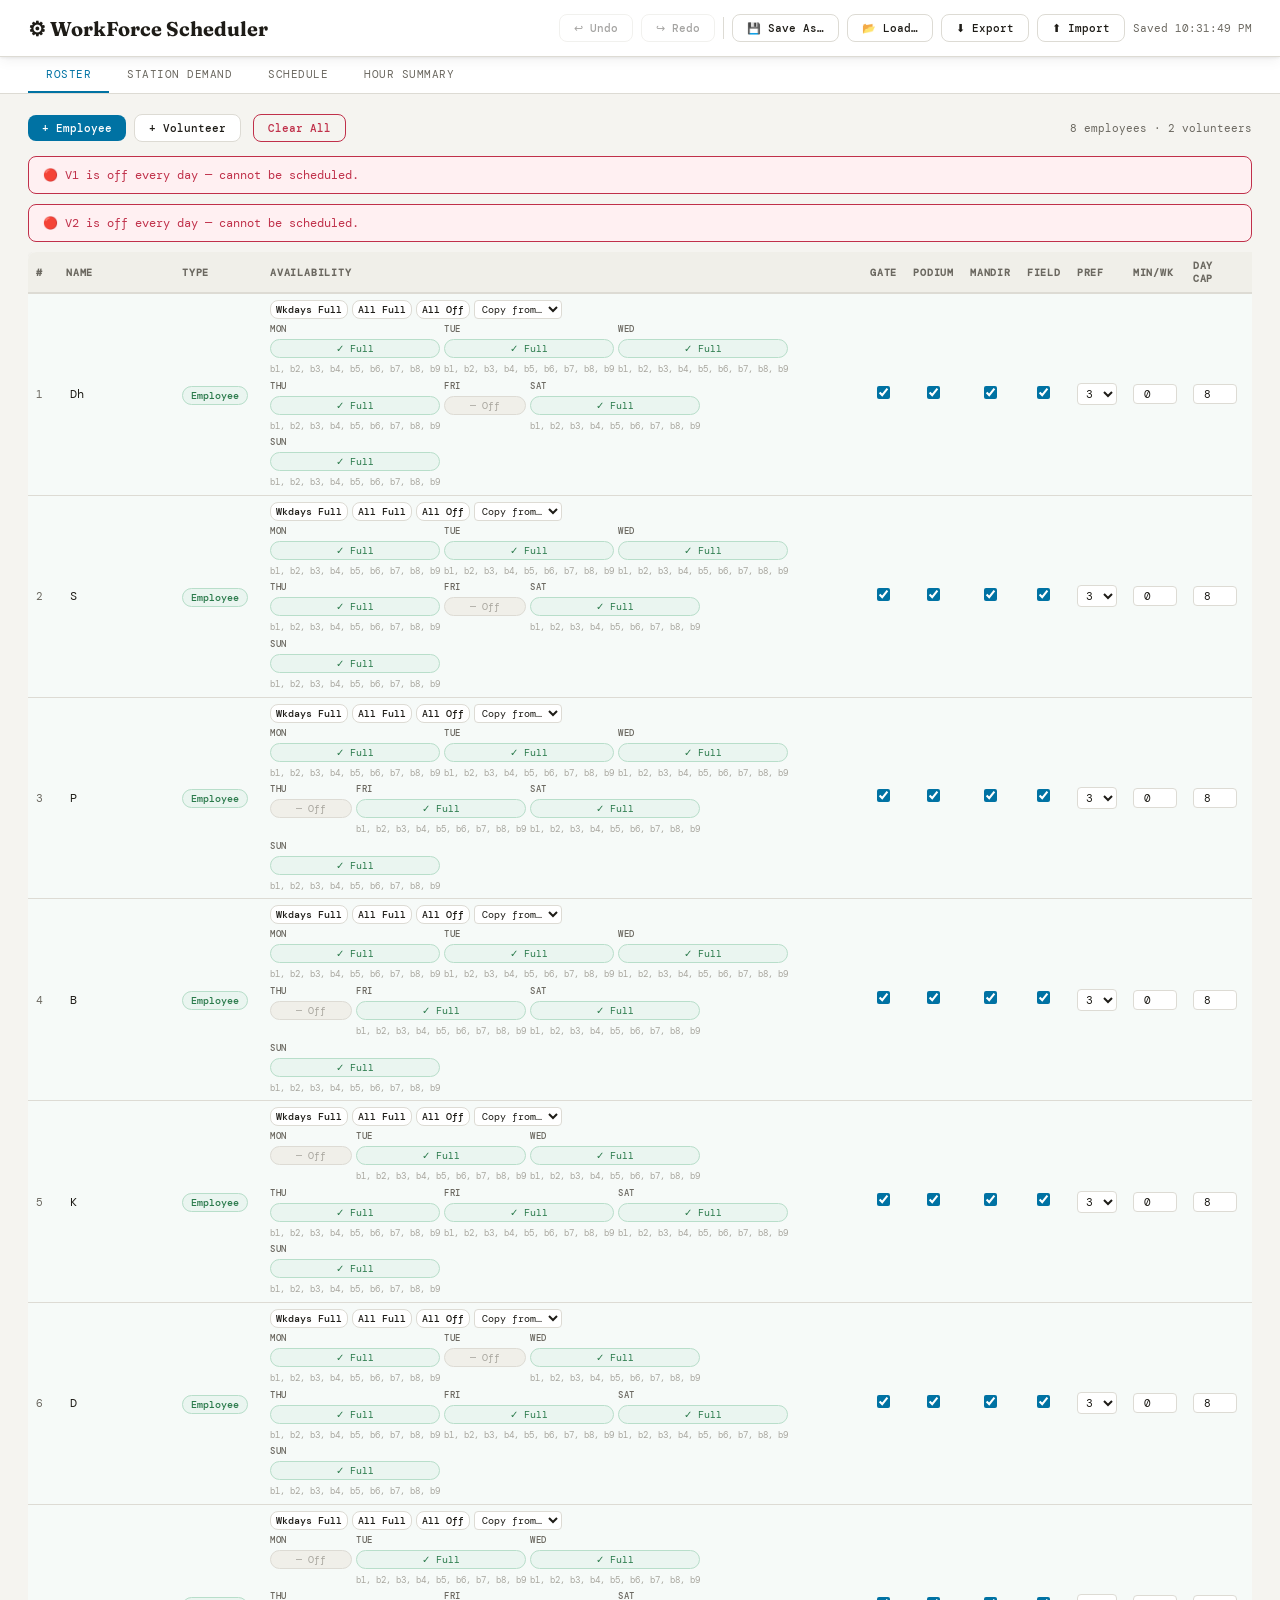
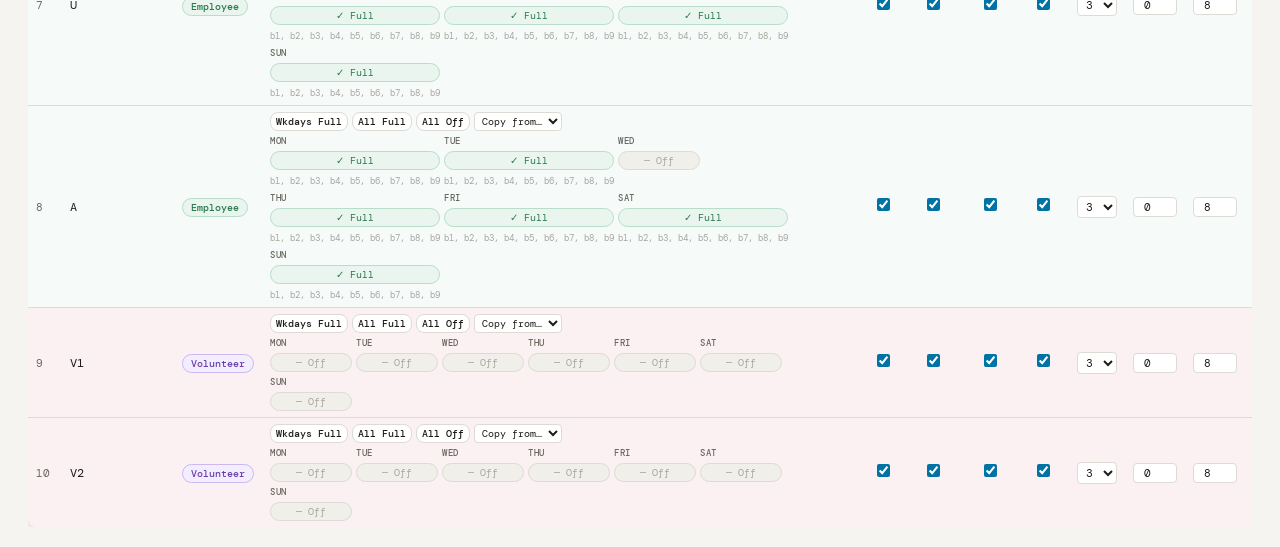
<file: index.html>
<!DOCTYPE html>
<html lang="en">
<head>
<meta charset="UTF-8">
<meta name="viewport" content="width=device-width, initial-scale=1.0">
<title>WorkForce Scheduler</title>
<style>
  @import url('https://fonts.googleapis.com/css2?family=DM+Mono:wght@400;500&family=Fraunces:ital,wght@0,300;0,600;0,700;1,300&display=swap');

  :root {
    --bg:        #f5f4f0;
    --surface:   #ffffff;
    --surface2:  #f0efe9;
    --border:    #dddbd4;
    --accent:    #b07d00;
    --accent2:   #0072a3;
    --accent3:   #c0304a;
    --text:      #1e1c17;
    --text2:     #6b6860;
    --text3:     #a8a69e;
    --green:     #2a7a4b;
    --purple:    #6b3faa;
    --warn-bg:   #fff8e0;
    --warn-border:#c8a000;
    --err-bg:    #fff0f2;
    --err-border:#c0304a;
    --ok-bg:     #edfaf3;
    --ok-border: #2a7a4b;
    --radius:    8px;
    --mono:      'DM Mono', monospace;
    --serif:     'Fraunces', serif;
    --shadow:    0 1px 3px rgba(0,0,0,0.08), 0 4px 12px rgba(0,0,0,0.05);
  }

  * { box-sizing: border-box; margin: 0; padding: 0; }
  body { background: var(--bg); color: var(--text); font-family: var(--mono); font-size: 13px; min-height: 100vh; }

  header {
    display: flex; align-items: center; justify-content: space-between;
    padding: 14px 28px; border-bottom: 1px solid var(--border);
    background: var(--surface); position: sticky; top: 0; z-index: 100;
    box-shadow: var(--shadow);
  }
  header h1 { font-family: var(--serif); font-size: 20px; font-weight: 700; color: var(--text); }
  header .header-right { display: flex; align-items: center; gap: 8px; flex-wrap: wrap; }
  header span { color: var(--text2); font-size: 11px; }

  .tabs {
    display: flex; border-bottom: 1px solid var(--border);
    background: var(--surface); padding: 0 28px;
  }
  .tab {
    padding: 10px 18px; cursor: pointer;
    border-bottom: 2px solid transparent;
    color: var(--text2); font-size: 11px; letter-spacing: 0.5px;
    text-transform: uppercase; transition: all 0.15s;
  }
  .tab:hover { color: var(--text); }
  .tab.active { color: var(--accent2); border-bottom-color: var(--accent2); }

  main { padding: 20px 28px; max-width: 1800px; margin: 0 auto; }
  .panel { display: none; }
  .panel.active { display: block; }

  .sec-title {
    font-family: var(--serif); font-size: 15px; font-weight: 600;
    margin-bottom: 12px; padding-bottom: 8px;
    border-bottom: 1px solid var(--border);
    display: flex; align-items: center; gap: 10px;
    color: var(--text);
  }
  .badge { background: var(--accent2); color: #fff; font-family: var(--mono); font-size: 10px; padding: 2px 7px; border-radius: 20px; font-weight: 500; }
  .badge-blue  { background: #e8f4fb; color: var(--accent2); border: 1px solid var(--accent2); }
  .badge-purple{ background: #f3eeff; color: var(--purple);  border: 1px solid var(--purple); }
  .badge-warn  { background: var(--warn-bg); color: var(--accent); border: 1px solid var(--warn-border); }

  .btn { padding: 6px 14px; border-radius: var(--radius); border: none; cursor: pointer; font-family: var(--mono); font-size: 11px; font-weight: 500; transition: all 0.15s; white-space: nowrap; }
  .btn-primary   { background: var(--accent2); color: #fff; }
  .btn-primary:hover { background: #005c87; }
  .btn-secondary { background: var(--surface); color: var(--text); border: 1px solid var(--border); }
  .btn-secondary:hover { background: var(--surface2); border-color: var(--text2); }
  .btn-danger    { background: transparent; color: var(--accent3); border: 1px solid var(--accent3); }
  .btn-danger:hover { background: var(--accent3); color: #fff; }
  .btn-green     { background: var(--green); color: #fff; }
  .btn-green:hover { background: #1f5e39; }
  .btn-swap      { background: #f3eeff; color: var(--purple); border: 1px solid var(--purple); }
  .btn-swap:hover{ background: #e8ddff; }
  .btn-swap.active { background: var(--purple); color: #fff; }
  .btn-sm { padding: 2px 7px; font-size: 10px; }
  .btn-xs { padding: 1px 5px; font-size: 10px; }

  /* ── UNDO BAR ── */
  #undo-bar {
    display: none; position: fixed; bottom: 60px; left: 50%; transform: translateX(-50%);
    background: var(--text); color: var(--surface); padding: 8px 16px;
    border-radius: var(--radius); font-size: 12px; z-index: 9998;
    display: flex; align-items: center; gap: 10px; opacity: 0; transition: opacity 0.3s;
    pointer-events: none;
  }
  #undo-bar.show { opacity: 1; pointer-events: all; }
  #undo-bar button { background: rgba(255,255,255,0.2); border: 1px solid rgba(255,255,255,0.4); color: #fff; padding: 3px 10px; border-radius: 4px; cursor: pointer; font-family: var(--mono); font-size: 11px; }
  #undo-bar button:hover { background: rgba(255,255,255,0.35); }

  /* ── ROSTER ── */
  .roster-controls { display: flex; gap: 8px; margin-bottom: 14px; align-items: center; flex-wrap: wrap; }
  .roster-note { color: var(--text2); font-size: 11px; margin-left: auto; }

  .roster-table { width: 100%; border-collapse: collapse; background: var(--surface); border-radius: var(--radius); overflow: hidden; box-shadow: var(--shadow); }
  .roster-table th { text-align: left; padding: 7px 8px; background: var(--surface2); color: var(--text2); font-size: 10px; letter-spacing: 0.8px; text-transform: uppercase; border-bottom: 2px solid var(--border); }
  .roster-table td { padding: 5px 8px; border-bottom: 1px solid var(--border); vertical-align: middle; }
  .roster-table tr:last-child td { border-bottom: none; }
  .roster-table tr:hover td { background: var(--surface2); }

  /* Row color coding */
  .roster-row-emp td { background: rgba(42,122,75,0.04); }
  .roster-row-vol td { background: rgba(107,63,170,0.04); }
  .roster-row-atrisk td { background: rgba(192,48,74,0.07) !important; }
  .roster-row-offweek td { background: rgba(168,166,158,0.1) !important; opacity: 0.7; }

  .name-input { background: transparent; border: none; color: var(--text); font-family: var(--mono); font-size: 12px; width: 100px; padding: 2px 4px; border-radius: 4px; }
  .name-input:focus { outline: 1px solid var(--accent2); background: var(--bg); }

  .type-badge { font-size: 10px; padding: 2px 8px; border-radius: 20px; font-weight: 500; }
  .type-badge.emp { background: #eaf5f0; color: var(--green); border: 1px solid #b8deca; }
  .type-badge.vol { background: #f3eeff; color: var(--purple); border: 1px solid #cdb8f0; }

  .role-check { accent-color: var(--accent2); width: 13px; height: 13px; cursor: pointer; }
  .over-check { accent-color: var(--purple);  width: 13px; height: 13px; cursor: pointer; }
  .offweek-check { accent-color: var(--accent3); width: 13px; height: 13px; cursor: pointer; }

  .pref-select { background: var(--surface); border: 1px solid var(--border); color: var(--text); font-family: var(--mono); font-size: 11px; padding: 2px 4px; border-radius: 4px; width: 40px; }
  .num-input { background: var(--surface); border: 1px solid var(--border); color: var(--text); font-family: var(--mono); font-size: 11px; padding: 2px 6px; border-radius: 4px; width: 50px; text-align: center; }
  .num-input:focus { outline: 1px solid var(--accent2); }
  .override-flag { font-size: 10px; color: var(--purple); margin-left: 3px; }

  /* mini hour bar in roster */
  .mini-bar-bg { width: 60px; height: 5px; background: var(--surface2); border-radius: 3px; overflow: hidden; border: 1px solid var(--border); display: inline-block; vertical-align: middle; }
  .mini-bar-fill { height: 100%; background: var(--green); border-radius: 3px; transition: width 0.3s; }
  .mini-bar-fill.over { background: var(--accent3); }
  .mini-bar-fill.near { background: var(--accent); }

  /* ── AVAILABILITY EDITOR ── */
  .avail-editor { display: flex; gap: 4px; flex-wrap: wrap; align-items: flex-start; }
  .avail-day-col { display: flex; flex-direction: column; gap: 3px; min-width: 82px; }
  .avail-day-label { font-size: 9px; text-transform: uppercase; letter-spacing: 0.6px; color: var(--text2); margin-bottom: 1px; font-weight: 500; }
  .avail-chip { font-size: 10px; padding: 2px 7px; border-radius: 20px; cursor: pointer; border: 1px solid var(--border); background: var(--surface2); color: var(--text2); white-space: nowrap; text-align: center; transition: all 0.12s; user-select: none; }
  .avail-chip:hover { border-color: var(--accent2); color: var(--accent2); }
  .avail-chip.full { background: #eaf5f0; color: var(--green); border-color: #b8deca; }
  .avail-chip.off  { background: var(--surface2); color: var(--text3); border-color: var(--border); }
  .avail-chip.custom { background: #e8f4fb; color: var(--accent2); border-color: var(--accent2); }
  .avail-window-row { display: flex; align-items: center; gap: 3px; background: var(--surface2); border: 1px solid var(--border); border-radius: 5px; padding: 2px 4px; margin-top: 1px; }
  .avail-time { background: var(--surface); border: 1px solid var(--border); color: var(--text); font-family: var(--mono); font-size: 10px; padding: 1px 3px; border-radius: 3px; width: 56px; }
  .avail-time:focus { outline: 1px solid var(--accent2); }
  .avail-sep { font-size: 9px; color: var(--text3); }
  .avail-rm { background: none; border: none; cursor: pointer; color: var(--text3); font-size: 11px; padding: 0 2px; line-height: 1; border-radius: 3px; }
  .avail-rm:hover { color: var(--accent3); }
  .avail-add { font-size: 9px; padding: 1px 5px; border-radius: 20px; background: none; border: 1px dashed var(--border); color: var(--text3); cursor: pointer; margin-top: 2px; font-family: var(--mono); }
  .avail-add:hover { border-color: var(--accent2); color: var(--accent2); }
  .avail-eligible { font-size: 9px; color: var(--text3); margin-top: 2px; line-height: 1.4; }
  .avail-eligible.none { color: var(--accent3); }
  .avail-bulk { display: flex; gap: 4px; margin-bottom: 6px; flex-wrap: wrap; }

  /* ── DEMAND ── */
  .demand-grid { display: grid; grid-template-columns: 160px repeat(7, 1fr); gap: 0; border: 1px solid var(--border); border-radius: var(--radius); overflow: hidden; margin-bottom: 20px; background: var(--surface); box-shadow: var(--shadow); }
  .dg-header { background: var(--surface2); padding: 7px 10px; font-size: 10px; text-transform: uppercase; letter-spacing: 0.8px; color: var(--text2); border-right: 1px solid var(--border); border-bottom: 1px solid var(--border); }
  .dg-cell { padding: 5px 6px; border-right: 1px solid var(--border); border-bottom: 1px solid var(--border); display: flex; align-items: center; background: var(--surface); }
  .dg-cell:nth-child(8n) { border-right: none; }
  .dg-label { background: var(--surface2); padding: 7px 10px; font-size: 11px; color: var(--text2); border-right: 1px solid var(--border); border-bottom: 1px solid var(--border); display: flex; align-items: center; }
  .dg-lunch-marker { font-size: 9px; color: var(--purple); margin-left: 4px; }

  /* ── SCHEDULE ── */
  .schedule-wrap { overflow-x: auto; position: relative; }
  .sched-table { border-collapse: collapse; min-width: 1100px; width: 100%; background: var(--surface); box-shadow: var(--shadow); border-radius: var(--radius); overflow: hidden; }
  .sched-table th { padding: 8px 10px; background: var(--surface2); text-align: center; font-size: 10px; text-transform: uppercase; letter-spacing: 0.8px; color: var(--text2); border: 1px solid var(--border); position: sticky; top: 0; z-index: 10; }
  .sched-table td { padding: 4px 5px; border: 1px solid var(--border); vertical-align: top; min-width: 130px; }
  .sched-table .row-label { padding: 6px 10px; min-width: 150px; max-width: 160px; background: var(--surface2); position: sticky; left: 0; z-index: 5; box-shadow: 2px 0 4px rgba(0,0,0,0.06); }
  .row-label-name { font-size: 11px; font-weight: 500; color: var(--text); }
  .row-label-time { font-size: 10px; color: var(--text3); margin-top: 1px; }

  .slot-wrap { display: flex; align-items: center; gap: 3px; margin-bottom: 2px; position: relative; }
  .slot-dd { flex: 1; background: var(--surface); border: 1px solid var(--border); color: var(--text); font-family: var(--mono); font-size: 11px; padding: 3px 4px; border-radius: 4px; cursor: pointer; transition: border-color 0.15s; }
  .slot-dd:focus { outline: none; border-color: var(--accent2); }
  .slot-dd.error           { border-color: var(--accent3) !important; background: var(--err-bg); }
  .slot-dd.warn            { border-color: var(--accent) !important; background: var(--warn-bg); }
  .slot-dd.warn-daily-soft { border-color: var(--accent) !important; background: var(--warn-bg); }
  .slot-dd.warn-daily-hard { border-color: var(--accent3) !important; background: var(--err-bg); }
  .slot-dd.locked          { opacity: 0.7; cursor: not-allowed; background: #f3eeff; border-color: var(--purple) !important; }

  .lock-btn { background: none; border: none; cursor: pointer; font-size: 12px; padding: 1px 3px; border-radius: 3px; color: var(--text3); transition: color 0.15s; flex-shrink: 0; }
  .lock-btn:hover { color: var(--purple); }
  .lock-btn.locked { color: var(--purple); }

  .swap-highlight { outline: 2px solid var(--purple) !important; }
  .swap-source    { outline: 2px solid var(--accent2) !important; background: #e8f4fb !important; }

  /* Who's free tooltip */
  .wf-tooltip {
    display: none; position: absolute; left: 0; top: 100%; z-index: 200;
    background: var(--text); color: var(--surface); font-size: 10px;
    padding: 6px 10px; border-radius: 6px; min-width: 140px; max-width: 200px;
    white-space: normal; line-height: 1.6; box-shadow: 0 4px 16px rgba(0,0,0,0.2);
    pointer-events: none;
  }
  .slot-wrap:hover .wf-tooltip { display: block; }

  /* Day column highlight */
  .col-highlight { background: #e8f4fb !important; }
  .sched-table th.col-highlight { background: #cce8f6 !important; }

  /* Day totals row */
  .day-totals-row td { background: var(--surface2) !important; font-size: 10px; color: var(--text2); text-align: center; padding: 4px 5px; border-top: 2px solid var(--border); }
  .day-totals-row .row-label { text-align: left; font-weight: 500; color: var(--text); }
  .total-ok   { color: var(--green);   font-weight: 700; }
  .total-warn { color: var(--accent);  font-weight: 700; }
  .total-err  { color: var(--accent3); font-weight: 700; }

  /* Station colours */
  .station-gate   { background: #edf7ed; }
  .station-podium { background: #edf2fd; }
  .station-mandir { background: #f5eeff; }
  .station-field1 { background: #fffbe8; }
  .station-field2 { background: #fff4e8; }
  .station-field3 { background: #edfaf5; }
  .station-field4 { background: #fef3f0; }
  .station-lunch  { background: #fdf0e8; }

  .block-group-header td { background: var(--surface2) !important; padding: 5px 10px; font-size: 10px; color: var(--accent2); letter-spacing: 1px; text-transform: uppercase; font-weight: 500; border-top: 2px solid var(--border); }
  .block-group-header td.row-label { position: sticky; left: 0; z-index: 5; }
  .block-lunch-header td { background: #fdf5e8 !important; padding: 5px 10px; font-size: 10px; color: #8a5c00; letter-spacing: 1px; text-transform: uppercase; font-weight: 500; border-top: 2px solid #e8c870; }
  .block-lunch-header.collapsed-lunch { display: none; }
  .lunch-section-row { display: table-row; }
  .lunch-section-row.collapsed-lunch { display: none; }

  /* ── CONTEXT MENU ── */
  .ctx-menu { position: fixed; background: var(--surface); border: 1px solid var(--border); border-radius: var(--radius); padding: 4px 0; z-index: 9999; min-width: 160px; box-shadow: 0 8px 24px rgba(0,0,0,0.14); display: none; }
  .ctx-menu.show { display: block; }
  .ctx-item { padding: 7px 14px; font-size: 11px; cursor: pointer; color: var(--text); transition: background 0.1s; }
  .ctx-item:hover { background: var(--surface2); }
  .ctx-item.danger { color: var(--accent3); }
  .ctx-sep { border-top: 1px solid var(--border); margin: 3px 0; }

  /* ── SCHED LOG ── */
  .sched-log { margin-top: 12px; border: 1px solid var(--border); border-radius: var(--radius); overflow: hidden; }
  .sched-log summary { padding: 8px 14px; background: var(--surface2); cursor: pointer; font-size: 11px; color: var(--text2); user-select: none; }
  .sched-log-body { max-height: 220px; overflow-y: auto; padding: 8px 14px; background: var(--bg); font-size: 10px; color: var(--text2); line-height: 1.8; }

  /* ── HOURS ── */
  .hour-table { width: 100%; border-collapse: collapse; background: var(--surface); box-shadow: var(--shadow); border-radius: var(--radius); overflow: hidden; }
  .hour-table th { padding: 7px 10px; background: var(--surface2); font-size: 10px; text-transform: uppercase; letter-spacing: 0.8px; color: var(--text2); border: 1px solid var(--border); text-align: left; }
  .hour-table td { padding: 6px 10px; border: 1px solid var(--border); font-size: 12px; }
  .bar-bg   { flex: 1; height: 6px; background: var(--surface2); border-radius: 3px; overflow: hidden; border: 1px solid var(--border); }
  .bar-fill { height: 100%; background: var(--green); border-radius: 3px; transition: width 0.3s; }
  .bar-fill.over { background: var(--accent3); }
  .bar-fill.near { background: var(--accent); }
  .day-cell-warn { color: var(--accent)  !important; font-weight: 700; }
  .day-cell-hard { color: var(--accent3) !important; font-weight: 700; }

  /* ── SCHEDULE CARDS ── */
  @media print {
    body { background: #fff !important; color: #000 !important; }
    .no-print { display: none !important; }
    .print-only { display: block !important; }
    .panel { display: none !important; }
    #tab-schedule.active { display: none !important; }
    #print-cards { display: block !important; }
    .person-card { page-break-after: always; padding: 20px; border: 1px solid #ccc; margin-bottom: 20px; }
    .person-card:last-child { page-break-after: auto; }
  }
  #print-cards { display: none; }
  .print-only { display: none; }

  /* ── TOOLBAR / SETTINGS ── */
  .toolbar { display: flex; gap: 8px; margin-bottom: 16px; flex-wrap: wrap; align-items: center; }
  .toolbar .sep { width: 1px; height: 22px; background: var(--border); }
  .settings-row { display: flex; gap: 16px; align-items: center; flex-wrap: wrap; padding: 10px 14px; background: var(--surface); border: 1px solid var(--border); border-radius: var(--radius); margin-bottom: 16px; font-size: 12px; box-shadow: var(--shadow); }
  .settings-row label { display: flex; align-items: center; gap: 6px; cursor: pointer; }

  /* ── PRE-FLIGHT ── */
  .preflight-panel { background: var(--surface); border: 1px solid var(--border); border-radius: var(--radius); padding: 14px; margin-bottom: 16px; box-shadow: var(--shadow); }
  .preflight-panel h3 { font-family: var(--serif); font-size: 14px; font-weight: 600; margin-bottom: 10px; }
  .preflight-grid { display: grid; grid-template-columns: repeat(auto-fill, minmax(280px, 1fr)); gap: 8px; }
  .pf-item { padding: 8px 12px; border-radius: var(--radius); font-size: 11px; }
  .pf-ok   { background: var(--ok-bg);   border: 1px solid var(--ok-border);   color: var(--green); }
  .pf-warn { background: var(--warn-bg); border: 1px solid var(--warn-border); color: #7a5500; }
  .pf-err  { background: var(--err-bg);  border: 1px solid var(--err-border);  color: var(--accent3); }

  /* ── NAMED TEMPLATES ── */
  .tmpl-list { display: flex; flex-direction: column; gap: 6px; margin-top: 10px; }
  .tmpl-row  { display: flex; align-items: center; gap: 8px; padding: 8px 12px; background: var(--surface2); border: 1px solid var(--border); border-radius: var(--radius); }
  .tmpl-name { flex: 1; font-size: 12px; }
  .tmpl-meta { font-size: 10px; color: var(--text3); }

  /* ── MODAL ── */
  .modal-backdrop { display: none; position: fixed; inset: 0; background: rgba(0,0,0,0.4); z-index: 500; align-items: center; justify-content: center; }
  .modal-backdrop.show { display: flex; }
  .modal { background: var(--surface); border-radius: var(--radius); padding: 24px; min-width: 340px; max-width: 90vw; box-shadow: 0 20px 60px rgba(0,0,0,0.2); }
  .modal h3 { font-family: var(--serif); font-size: 16px; font-weight: 600; margin-bottom: 14px; }
  .modal input[type=text] { width: 100%; padding: 8px 10px; border: 1px solid var(--border); border-radius: var(--radius); font-family: var(--mono); font-size: 13px; background: var(--bg); color: var(--text); }
  .modal input[type=text]:focus { outline: 1px solid var(--accent2); }
  .modal-btns { display: flex; gap: 8px; justify-content: flex-end; margin-top: 16px; }

  /* ── TOAST ── */
  #toast { position: fixed; bottom: 20px; left: 50%; transform: translateX(-50%); background: var(--text); color: var(--surface); padding: 9px 18px; border-radius: var(--radius); font-size: 12px; z-index: 9999; opacity: 0; transition: opacity 0.3s; pointer-events: none; }
  #toast.show { opacity: 1; }

  #swap-info { display: none; padding: 8px 14px; background: #f3eeff; border: 1px solid var(--purple); border-radius: var(--radius); margin-bottom: 12px; font-size: 12px; color: var(--purple); }
  #swap-info.show { display: block; }

  .empty-state { padding: 40px; text-align: center; color: var(--text3); font-size: 13px; }
  .alert-box { padding: 10px 14px; border-radius: var(--radius); margin-bottom: 10px; font-size: 12px; }
  .alert-warn { background: var(--warn-bg); border: 1px solid var(--warn-border); color: #7a5500; }
  .alert-err  { background: var(--err-bg);  border: 1px solid var(--err-border);  color: var(--accent3); }
  .alert-ok   { background: var(--ok-bg);   border: 1px solid var(--ok-border);   color: var(--green); }

  .flex { display: flex; } .gap-8 { gap: 8px; } .mt-16 { margin-top: 16px; }
  .text2 { color: var(--text2); } .text-xs { font-size: 11px; }
  .bold { font-weight: 700; }
  .spin { animation: spin 1s linear infinite; display: inline-block; }
  @keyframes spin { to { transform: rotate(360deg); } }
</style>
</head>
<body>

<header class="no-print">
  <h1>⚙ WorkForce Scheduler</h1>
  <div class="header-right">
    <button class="btn btn-secondary" onclick="undoAction()" id="undo-btn" title="Undo (Ctrl+Z)" style="opacity:0.4;" disabled>↩ Undo</button>
    <button class="btn btn-secondary" onclick="redoAction()" id="redo-btn" title="Redo (Ctrl+Y)" style="opacity:0.4;" disabled>↪ Redo</button>
    <div class="sep" style="width:1px;height:22px;background:var(--border);"></div>
    <button class="btn btn-secondary" onclick="showSaveAsModal()">💾 Save As…</button>
    <button class="btn btn-secondary" onclick="showLoadModal()">📂 Load…</button>
    <button class="btn btn-secondary" onclick="exportTemplate()">⬇ Export</button>
    <label class="btn btn-secondary" style="cursor:pointer;">⬆ Import <input type="file" accept=".json" style="display:none;" onchange="importTemplate(event)"></label>
    <span id="save-status">All changes saved</span>
  </div>
</header>

<div class="tabs no-print">
  <div class="tab active" data-tab="roster">Roster</div>
  <div class="tab" data-tab="demand">Station Demand</div>
  <div class="tab" data-tab="schedule">Schedule</div>
  <div class="tab" data-tab="hours">Hour Summary</div>
</div>

<main>

<!-- ══════════ ROSTER TAB ══════════ -->
<div class="panel active" id="tab-roster">
  <div class="roster-controls">
    <button class="btn btn-primary" onclick="addPerson('emp')">+ Employee</button>
    <button class="btn btn-secondary" onclick="addPerson('vol')">+ Volunteer</button>
    <button class="btn btn-danger" onclick="clearRoster()" style="margin-left:4px;">Clear All</button>
    <span class="roster-note" id="roster-count">0 employees · 0 volunteers</span>
  </div>
  <div id="roster-warnings"></div>
  <div id="roster-empty" class="empty-state">No people added. Click "+ Employee" or "+ Volunteer" to begin, or import a template.</div>
  <div style="overflow-x:auto;">
    <table class="roster-table" id="roster-table" style="display:none;">
      <thead>
        <tr>
          <th>#</th>
          <th>Name</th>
          <th>Type</th>
          <th>Availability</th>
          <th title="Gate">Gate</th>
          <th title="Podium">Podium</th>
          <th title="Mandir">Mandir</th>
          <th title="Field">Field</th>
          <th title="Preference 1–5">Pref</th>
          <th title="Min hrs/wk">Min/Wk</th>
          <th title="Daily cap">Day Cap</th>
          <th title="+10h day">+10h</th>
          <th title="Max hrs/wk">Max/Wk</th>
          <th title="Override weekly cap">Ov40</th>
          <th title="Override 9h/day">Ov9h</th>
          <th title="No turnaround">NoTurn</th>
          <th title="Weekend exempt">WkndEx</th>
          <th title="Off this week (vacation)">Off Wk</th>
          <th title="Hours this week">Hrs</th>
          <th></th>
        </tr>
      </thead>
      <tbody id="roster-body"></tbody>
    </table>
  </div>
</div>

<!-- ══════════ DEMAND TAB ══════════ -->
<div class="panel" id="tab-demand">
  <div class="sec-title">Station Demand <span class="badge">slots required per block per day</span></div>
  <p class="text2 text-xs" style="margin-bottom:14px;">Set how many staff are required at each station per day. 0 = closed. <strong>Lunch blocks (b3–b5) show ALL stations</strong> — Gate/Podium/Mandir still need coverage during lunch.</p>
  <div id="demand-grid-wrap"></div>
  <div class="sec-title mt-16">Time Block Reference <span class="badge">9 blocks</span></div>
  <table class="roster-table" style="max-width:600px;">
    <thead><tr><th>#</th><th>Label</th><th>Start</th><th>End</th><th>Duration</th><th>Notes</th></tr></thead>
    <tbody id="blocks-info"></tbody>
  </table>
</div>

<!-- ══════════ SCHEDULE TAB ══════════ -->
<div class="panel" id="tab-schedule">
  <div class="settings-row no-print">
    <label><input type="checkbox" id="lunch-paid" onchange="saveSetting('lunchPaid',this.checked)" style="accent-color:var(--accent2);"> Lunch <em>break</em> blocks count toward paid hours</label>
    <span class="text2 text-xs">Station coverage during lunch is always counted.</span>
    <label><input type="checkbox" id="lunch-collapsed" onchange="toggleLunchCollapse()" style="accent-color:var(--accent2);"> Collapse lunch blocks</label>
    <span class="text2 text-xs">| Right-click any slot for options.</span>
  </div>
  <div class="toolbar no-print">
    <button class="btn btn-primary" onclick="showPreFlight()">🔍 Pre-flight Check</button>
    <button class="btn btn-green" onclick="runScheduler()">▶ Auto-Generate</button>
    <select id="regen-from" class="pref-select" style="width:auto;padding:4px 8px;font-size:11px;">
      <option value="-1">Full week</option>
      <option value="0">From Mon</option><option value="1">From Tue</option>
      <option value="2">From Wed</option><option value="3">From Thu</option>
      <option value="4">From Fri</option><option value="5">From Sat</option>
      <option value="6">From Sun</option>
    </select>
    <button class="btn btn-secondary" onclick="fillEmpties()">⬛ Fill Empties</button>
    <div class="sep"></div>
    <button class="btn btn-swap" id="swap-btn" onclick="toggleSwapMode()">⇄ Swap Mode</button>
    <button class="btn btn-secondary" onclick="lockAllSlots(true)">🔒 Lock All</button>
    <button class="btn btn-secondary" onclick="lockAllSlots(false)">🔓 Unlock All</button>
    <button class="btn btn-secondary" onclick="clearSchedule()">✕ Clear</button>
    <button class="btn btn-secondary" onclick="printScheduleCards()">🖨 Print Cards</button>
    <button class="btn btn-secondary" onclick="window.print()">🖨 Print Grid</button>
    <span class="text2 text-xs" style="margin-left:auto;" id="sched-status"></span>
  </div>
  <div id="preflight-wrap" style="display:none;"></div>
  <div id="swap-info"></div>
  <div id="sched-errors" style="margin-bottom:10px;"></div>
  <div class="schedule-wrap" id="schedule-wrap"><div class="empty-state">Generate a schedule to see the output grid.</div></div>
  <details class="sched-log no-print" id="sched-log" style="display:none;">
    <summary>📋 Scheduler Log <span id="log-count" class="text2"></span></summary>
    <div class="sched-log-body" id="sched-log-body"></div>
  </details>
</div>

<!-- ══════════ HOURS TAB ══════════ -->
<div class="panel" id="tab-hours">
  <div class="sec-title">Weekly Hour Summary</div>
  <div style="margin-bottom:12px;display:flex;gap:8px;align-items:center;flex-wrap:wrap;">
    <label style="font-size:12px;display:flex;align-items:center;gap:6px;cursor:pointer;">
      <input type="checkbox" id="filter-under40" onchange="renderHourSummary()" style="accent-color:var(--accent2);">
      Show only employees under their weekly cap
    </label>
  </div>
  <div id="hour-summary"><div class="empty-state">Generate a schedule first.</div></div>
</div>

</main>

<!-- Print cards container -->
<div id="print-cards"></div>

<!-- Toast -->
<div id="toast"></div>

<!-- Undo bar -->
<div id="undo-bar"><span id="undo-msg">Action undone</span><button onclick="redoAction()">↪ Redo</button></div>

<!-- Context Menu -->
<div class="ctx-menu" id="ctx-menu">
  <div class="ctx-item" id="ctx-lock">🔒 Lock slot</div>
  <div class="ctx-item" id="ctx-unlock">🔓 Unlock slot</div>
  <div class="ctx-item danger" id="ctx-clear">✕ Clear slot</div>
  <div class="ctx-sep"></div>
  <div class="ctx-item" id="ctx-lock-day">🔒 Lock this day (all slots)</div>
  <div class="ctx-item" id="ctx-unlock-day">🔓 Unlock this day (all slots)</div>
</div>

<!-- Save As Modal -->
<div class="modal-backdrop" id="saveas-modal">
  <div class="modal">
    <h3>Save Template As…</h3>
    <input type="text" id="saveas-name" placeholder="e.g. Regular Week, Event Week…" maxlength="60">
    <div class="modal-btns">
      <button class="btn btn-secondary" onclick="closeModal('saveas-modal')">Cancel</button>
      <button class="btn btn-primary" onclick="doSaveAs()">Save</button>
    </div>
  </div>
</div>

<!-- Load Modal -->
<div class="modal-backdrop" id="load-modal">
  <div class="modal" style="min-width:400px;">
    <h3>Load Saved Template</h3>
    <div id="load-tmpl-list" class="tmpl-list"></div>
    <div class="modal-btns"><button class="btn btn-secondary" onclick="closeModal('load-modal')">Cancel</button></div>
  </div>
</div>

<script>
// ══════════════════════════════════════════════
//  CONSTANTS
// ══════════════════════════════════════════════
const DAYS = ['Mon','Tue','Wed','Thu','Fri','Sat','Sun'];
const MAX_SHIFT_GAP_HOURS = 3;

const BLOCKS = [
  { id:'b1', label:'Early Morning Gate',  start:'06:00', end:'09:00', isLunch:false, notes:'Opening / Gate Lock' },
  { id:'b2', label:'Mid Morning',         start:'09:00', end:'12:00', isLunch:false, notes:'' },
  { id:'b3', label:'Lunch Window 1',      start:'12:00', end:'12:30', isLunch:true,  notes:'Coverage + break stagger 1' },
  { id:'b4', label:'Lunch Window 2',      start:'12:30', end:'13:00', isLunch:true,  notes:'Coverage + break stagger 2' },
  { id:'b5', label:'Lunch Window 3',      start:'13:00', end:'13:30', isLunch:true,  notes:'Coverage + break stagger 3' },
  { id:'b6', label:'Afternoon',           start:'13:30', end:'14:30', isLunch:false, notes:'' },
  { id:'b7', label:'Late Afternoon',      start:'14:30', end:'16:30', isLunch:false, notes:'' },
  { id:'b8', label:'Evening 1',           start:'16:30', end:'18:30', isLunch:false, notes:'' },
  { id:'b9', label:'Evening 2 (Closing)', start:'18:30', end:'20:30', isLunch:false, notes:'Closing Shift' },
];

const STATIONS = [
  { id:'gate',   label:'Gate',         cls:'station-gate',   isField:false, isLunch:false },
  { id:'podium', label:'Podium',       cls:'station-podium', isField:false, isLunch:false },
  { id:'mandir', label:'Mandir',       cls:'station-mandir', isField:false, isLunch:false },
  { id:'field1', label:'Field Work 1', cls:'station-field1', isField:true,  isLunch:false },
  { id:'field2', label:'Field Work 2', cls:'station-field2', isField:true,  isLunch:false },
  { id:'field3', label:'Field Work 3', cls:'station-field3', isField:true,  isLunch:false },
  { id:'field4', label:'Field Work 4', cls:'station-field4', isField:true,  isLunch:false },
  { id:'lunch',  label:'Lunch Break',  cls:'station-lunch',  isField:false, isLunch:true  },
];

const BASE_STATIONS     = STATIONS.filter(s => !s.isField && !s.isLunch);
const FIELD_STATIONS    = STATIONS.filter(s =>  s.isField);
const WORK_STATIONS     = STATIONS.filter(s => !s.isLunch);
const COVERAGE_STATIONS = BASE_STATIONS;

function toMin(t){ const [h,m]=t.split(':').map(Number); return h*60+m; }
function blockDur(b){ return (toMin(b.end)-toMin(b.start))/60; }

// ══════════════════════════════════════════════
//  STATE
// ══════════════════════════════════════════════
let state = {
  people: [],
  demand: {},
  schedule: {},
  settings: { lunchPaid: false },
  nextId: 1,
};
let peopleById = {};
function rebuildPeopleMap(){ peopleById={}; state.people.forEach(p=>{ peopleById[p.id]=p; }); }

// ── Undo/Redo ──
const UNDO_LIMIT = 10;
let undoStack = [];
let redoStack = [];

function pushUndo(label){
  undoStack.push({ label, snap: JSON.stringify(state) });
  if(undoStack.length > UNDO_LIMIT) undoStack.shift();
  redoStack = [];
  updateUndoRedoBtns();
}

function undoAction(){
  if(!undoStack.length) return;
  const entry = undoStack.pop();
  redoStack.push({ label: entry.label, snap: JSON.stringify(state) });
  state = JSON.parse(entry.snap);
  rebuildPeopleMap();
  afterStateRestore();
  updateUndoRedoBtns();
  showUndoBar('Undone: ' + entry.label);
}

function redoAction(){
  if(!redoStack.length) return;
  const entry = redoStack.pop();
  undoStack.push({ label: entry.label, snap: JSON.stringify(state) });
  state = JSON.parse(entry.snap);
  rebuildPeopleMap();
  afterStateRestore();
  updateUndoRedoBtns();
  showUndoBar('Redone: ' + entry.label);
}

function afterStateRestore(){
  initDemand();
  renderRoster();
  renderDemandGrid();
  if(Object.keys(state.schedule).length) renderScheduleGrid();
  else document.getElementById('schedule-wrap').innerHTML='<div class="empty-state">Generate a schedule to see the output grid.</div>';
  renderHourSummary();
  save();
}

function updateUndoRedoBtns(){
  const ub = document.getElementById('undo-btn');
  const rb = document.getElementById('redo-btn');
  const hasUndo = undoStack.length > 0;
  const hasRedo = redoStack.length > 0;
  ub.disabled = !hasUndo; ub.style.opacity = hasUndo ? '1' : '0.4';
  rb.disabled = !hasRedo; rb.style.opacity = hasRedo ? '1' : '0.4';
  const last = undoStack[undoStack.length-1];
  ub.title = last ? `Undo: ${last.label} (Ctrl+Z)` : 'Nothing to undo';
}

let undoBarTimer = null;
function showUndoBar(msg){
  const bar = document.getElementById('undo-bar');
  document.getElementById('undo-msg').textContent = msg;
  bar.classList.add('show');
  clearTimeout(undoBarTimer);
  undoBarTimer = setTimeout(()=>bar.classList.remove('show'), 3000);
}

document.addEventListener('keydown', e => {
  if((e.ctrlKey||e.metaKey) && e.key==='z' && !e.shiftKey){ e.preventDefault(); undoAction(); }
  if((e.ctrlKey||e.metaKey) && (e.key==='y'||(e.key==='z'&&e.shiftKey))){ e.preventDefault(); redoAction(); }
});

// ══════════════════════════════════════════════
//  PERSISTENCE
// ══════════════════════════════════════════════
function save(){
  try { localStorage.setItem('wfs_v6', JSON.stringify(state)); } catch(e){}
  const el=document.getElementById('save-status');
  if(el) el.textContent='Saved '+new Date().toLocaleTimeString();
}

function migrateSched(raw){
  if(!raw) return {};
  const out={};
  Object.keys(raw).forEach(di=>{
    out[di]={};
    Object.keys(raw[di]).forEach(bid=>{
      out[di][bid]={};
      Object.keys(raw[di][bid]).forEach(sid=>{
        const arr=raw[di][bid][sid];
        if(!Array.isArray(arr)){ out[di][bid][sid]=[]; return; }
        out[di][bid][sid]=arr.map(item=>{
          if(item===null||item===undefined) return {pid:null,locked:false};
          if(typeof item==='string') return {pid:item,locked:false};
          return item;
        });
      });
    });
  });
  return out;
}

function load(){
  try {
    const raw=localStorage.getItem('wfs_v6')||localStorage.getItem('wfs_v5')||localStorage.getItem('wfs_v4');
    if(raw){
      const d=JSON.parse(raw);
      state=d;
      state.schedule=migrateSched(state.schedule||{});
      if(!state.settings) state.settings={};
      migrateAllPeople(state.people||[]);
    }
  } catch(e){ console.warn('Load error',e); }
  initDemand();
  rebuildPeopleMap();
  const lp=document.getElementById('lunch-paid');
  if(lp) lp.checked=!!state.settings?.lunchPaid;
}

function migrateAllPeople(arr){
  arr.forEach(p => {
    if(p.off && !p.availability){
      p.availability = p.off.map(isOff => isOff ? [] : [{from:'06:00',to:'21:00'}]);
      delete p.off;
    }
    if(!p.availability) p.availability = DAYS.map(()=>[{from:'06:00',to:'21:00'}]);
    if(p.minHrs === undefined) p.minHrs = 0;
    if(p.offWeek === undefined) p.offWeek = false;
  });
}

function saveSetting(key,val){
  if(!state.settings) state.settings={};
  state.settings[key]=val;
  save();
  if(Object.keys(state.schedule).length){ renderHourSummary(); }
}

function initDemand(){
  if(!state.demand) state.demand={};
  BLOCKS.forEach(b=>{
    if(!state.demand[b.id]) state.demand[b.id]={};
    STATIONS.forEach(s=>{
      if(state.demand[b.id][s.id]===undefined){
        let def=1;
        if(s.isLunch && !b.isLunch) def=0;
        if(!s.isLunch && b.isLunch && (s.id==='field3'||s.id==='field4')) def=0;
        if(s.id==='field3'||s.id==='field4') def=0;
        state.demand[b.id][s.id]=DAYS.map(()=>def);
      }
    });
  });
}

// ── Named Templates ──
function getNamedTemplates(){
  try{ return JSON.parse(localStorage.getItem('wfs_named_templates')||'[]'); }
  catch(e){ return []; }
}
function saveNamedTemplates(arr){
  localStorage.setItem('wfs_named_templates', JSON.stringify(arr));
}

function showSaveAsModal(){
  document.getElementById('saveas-name').value='';
  document.getElementById('saveas-modal').classList.add('show');
  setTimeout(()=>document.getElementById('saveas-name').focus(),100);
}
function showLoadModal(){
  const list=document.getElementById('load-tmpl-list');
  const tmpls=getNamedTemplates();
  if(!tmpls.length){ list.innerHTML='<div class="text2 text-xs" style="padding:8px;">No saved templates yet.</div>'; }
  else {
    list.innerHTML=tmpls.map((t,i)=>`
      <div class="tmpl-row">
        <div>
          <div class="tmpl-name bold">${esc(t.name)}</div>
          <div class="tmpl-meta">${t.date} · ${(t.data.people||[]).length} people</div>
        </div>
        <button class="btn btn-primary btn-sm" onclick="loadNamedTemplate(${i})">Load</button>
        <button class="btn btn-danger btn-sm" onclick="deleteNamedTemplate(${i})">✕</button>
      </div>`).join('');
  }
  document.getElementById('load-modal').classList.add('show');
}
function closeModal(id){ document.getElementById(id).classList.remove('show'); }
function doSaveAs(){
  const name=document.getElementById('saveas-name').value.trim();
  if(!name){ toast('Enter a template name'); return; }
  const tmpls=getNamedTemplates();
  tmpls.unshift({ name, date: new Date().toLocaleDateString(), data: { people:state.people, demand:state.demand, settings:state.settings, nextId:state.nextId } });
  if(tmpls.length>20) tmpls.length=20;
  saveNamedTemplates(tmpls);
  closeModal('saveas-modal');
  toast(`Saved as "${name}"`);
}
function loadNamedTemplate(idx){
  const tmpls=getNamedTemplates();
  const t=tmpls[idx]; if(!t) return;
  if(!confirm(`Load "${t.name}"? Current roster will be replaced.`)) return;
  pushUndo('Load template: '+t.name);
  state.people=t.data.people||[];
  state.demand=t.data.demand||{};
  state.settings=t.data.settings||{};
  state.nextId=t.data.nextId||state.people.length+1;
  state.schedule={};
  migrateAllPeople(state.people);
  initDemand(); rebuildPeopleMap();
  save(); closeModal('load-modal');
  renderRoster(); renderDemandGrid(); renderScheduleGrid();
  document.getElementById('sched-errors').innerHTML='';
  toast(`Loaded "${t.name}"`);
}
function deleteNamedTemplate(idx){
  const tmpls=getNamedTemplates();
  tmpls.splice(idx,1);
  saveNamedTemplates(tmpls);
  showLoadModal();
}

// ══════════════════════════════════════════════
//  TABS
// ══════════════════════════════════════════════
document.querySelectorAll('.tab').forEach(t=>{
  t.addEventListener('click',()=>{
    document.querySelectorAll('.tab,.panel').forEach(x=>x.classList.remove('active'));
    t.classList.add('active');
    document.getElementById('tab-'+t.dataset.tab).classList.add('active');
    if(t.dataset.tab==='hours')  renderHourSummary();
    if(t.dataset.tab==='demand') renderDemandGrid();
    if(t.dataset.tab==='roster') renderRosterWarnings();
  });
});

// ══════════════════════════════════════════════
//  ROSTER
// ══════════════════════════════════════════════
const DEFAULT_EMPLOYEES=[
  {name:'Dh',off:[false,false,false,false,true,false,false]},
  {name:'S', off:[false,false,false,false,true,false,false]},
  {name:'P', off:[false,false,false,true,false,false,false]},
  {name:'B', off:[false,false,false,true,false,false,false]},
  {name:'K', off:[true,false,false,false,false,false,false]},
  {name:'D', off:[false,true,false,false,false,false,false]},
  {name:'U', off:[true,false,false,false,false,false,false]},
  {name:'A', off:[false,false,true,false,false,false,false]},
];
const DEFAULT_VOLUNTEERS=[{name:'V1'},{name:'V2'}];

function makePerson(type, name, offArr){
  const availability = DAYS.map((_,di)=>{
    const isOff = offArr ? offArr[di] : false;
    if(isOff) return [];
    return type==='vol' ? [] : [{from:'06:00',to:'21:00'}];
  });
  return {
    id:'p'+(state.nextId++), name, type,
    availability,
    roles:{ gate:true, podium:true, mandir:true, field:true },
    pref:3,
    minHrs:0,
    dailyCap:8,
    allowExtendedDay:false,
    maxHrs: type==='emp'?40:20,
    overrideOver40:false,
    overrideOver9hr:false,
    overrideIgnoreTurnaround:false,
    weekendExempt:false,
    offWeek:false,
    preferredBlocks:[],
    avoidBlocks:[],
  };
}

function seedDefaults(){
  if(state.people.length>0) return;
  DEFAULT_EMPLOYEES.forEach(e=>state.people.push(makePerson('emp',e.name,e.off)));
  DEFAULT_VOLUNTEERS.forEach(v=>state.people.push(makePerson('vol',v.name,null)));
  save(); rebuildPeopleMap();
}

function addPerson(type){
  const cnt=state.people.filter(p=>p.type===type).length;
  if(cnt>=20){ toast('Max 20 '+type+'s'); return; }
  pushUndo('Add '+type);
  const idx=cnt+1;
  state.people.push(makePerson(type,type==='emp'?'E'+idx:'V'+idx,null));
  save(); rebuildPeopleMap(); renderRoster();
}

function removePerson(id){
  const p=peopleById[id];
  if(!p||!confirm(`Remove ${p.name}?`)) return;
  pushUndo('Remove '+p.name);
  state.people=state.people.filter(x=>x.id!==id);
  save(); rebuildPeopleMap(); renderRoster();
}

function clearRoster(){
  if(!confirm('Remove all people?')) return;
  pushUndo('Clear roster');
  state.people=[]; state.schedule={};
  save(); rebuildPeopleMap(); renderRoster();
}

function ensurePersonFields(p){
  if(p.off && !p.availability){ p.availability=p.off.map(isOff=>isOff?[]:[{from:'06:00',to:'21:00'}]); delete p.off; }
  if(!p.availability) p.availability=DAYS.map(()=>[{from:'06:00',to:'21:00'}]);
  if(p.dailyCap===undefined) p.dailyCap=8;
  if(p.minHrs===undefined) p.minHrs=0;
  if(p.allowExtendedDay===undefined) p.allowExtendedDay=false;
  if(p.overrideOver40===undefined) p.overrideOver40=false;
  if(p.overrideOver9hr===undefined) p.overrideOver9hr=false;
  if(p.overrideIgnoreTurnaround===undefined) p.overrideIgnoreTurnaround=false;
  if(p.weekendExempt===undefined) p.weekendExempt=false;
  if(p.offWeek===undefined) p.offWeek=false;
  if(!p.preferredBlocks) p.preferredBlocks=[];
  if(!p.avoidBlocks) p.avoidBlocks=[];
}

function renderRosterWarnings(){
  const wrap=document.getElementById('roster-warnings');
  if(!wrap) return;
  const warnings=[];
  state.people.forEach(p=>{
    ensurePersonFields(p);
    if(p.offWeek) return;
    const hasRole=p.roles.gate||p.roles.podium||p.roles.mandir||p.roles.field;
    if(!hasRole) warnings.push({type:'err',msg:`${p.name} has no roles — cannot be scheduled.`});
    const allOff=(p.availability||[]).every(w=>w.length===0);
    if(allOff){ warnings.push({type:'err',msg:`${p.name} is off every day — cannot be scheduled.`}); return; }
    (p.availability||[]).forEach((wins,di)=>{
      wins.forEach(w=>{
        const fits=BLOCKS.some(b=>toMin(w.from)<=toMin(b.start)&&toMin(w.to)>=toMin(b.end));
        if(!fits) warnings.push({type:'warn',msg:`${p.name} — ${DAYS[di]} window ${w.from}–${w.to} covers no blocks.`});
      });
    });
    const totalElig=DAYS.reduce((n,_,di)=>n+eligibleBlocksForDay(p,di).length,0);
    if(totalElig===0&&!allOff) warnings.push({type:'warn',msg:`${p.name} — availability covers no schedulable blocks.`});
    const availHrs=totalAvailableHours(p);
    if(availHrs>0&&availHrs<p.maxHrs) warnings.push({type:'warn',msg:`${p.name} — max hrs ${p.maxHrs}h but only ${availHrs.toFixed(1)}h available.`});
    if(p.minHrs>0&&p.minHrs>availHrs) warnings.push({type:'warn',msg:`${p.name} — min hrs ${p.minHrs}h exceeds available ${availHrs.toFixed(1)}h.`});
  });
  wrap.innerHTML=warnings.map(w=>`<div class="alert-box ${w.type==='err'?'alert-err':'alert-warn'}">${w.type==='err'?'🔴':'⚠'} ${esc(w.msg)}</div>`).join('');
}

function renderAvailEditor(p){
  const windows=p.availability||DAYS.map(()=>[]);
  let html=`<div style="margin-bottom:4px;" class="avail-bulk">
    <button class="btn btn-xs btn-secondary" onclick="bulkAvail('${p.id}','wkdays','full')">Wkdays Full</button>
    <button class="btn btn-xs btn-secondary" onclick="bulkAvail('${p.id}','all','full')">All Full</button>
    <button class="btn btn-xs btn-secondary" onclick="bulkAvail('${p.id}','all','off')">All Off</button>
    <select class="pref-select" style="font-size:10px;padding:1px 3px;width:auto;" onchange="copyAvailFrom('${p.id}',this.value);this.value=''">
      <option value="">Copy from…</option>
      ${state.people.filter(x=>x.id!==p.id).map(x=>`<option value="${x.id}">${esc(x.name)}</option>`).join('')}
    </select>
  </div>`;
  html+='<div class="avail-editor">';
  DAYS.forEach((day,di)=>{
    const wins=windows[di]||[];
    const isFull=wins.length===1&&wins[0].from==='06:00'&&wins[0].to==='21:00';
    const isOff=wins.length===0;
    const chipCls=isFull?'full':isOff?'off':'custom';
    const chipLabel=isFull?'✓ Full':isOff?'— Off':`${wins.length}×`;
    const eligible=eligibleBlocksForDay(p,di);
    const eligText=isOff?'':eligible.length===0?'<div class="avail-eligible none">⚠ no blocks fit</div>':`<div class="avail-eligible">${eligible.map(b=>b.id).join(', ')}</div>`;
    html+=`<div class="avail-day-col"><div class="avail-day-label">${day}</div><div class="avail-chip ${chipCls}" onclick="pAvailCycleDay('${p.id}',${di})">${chipLabel}</div>`;
    if(!isOff&&!isFull){
      wins.forEach((w,wi)=>{
        html+=`<div class="avail-window-row">
          <input class="avail-time" type="time" value="${w.from}" min="06:00" max="21:00" onchange="pAvailUpdateWindow('${p.id}',${di},${wi},'from',this.value)">
          <span class="avail-sep">–</span>
          <input class="avail-time" type="time" value="${w.to}" min="06:00" max="21:00" onchange="pAvailUpdateWindow('${p.id}',${di},${wi},'to',this.value)">
          <button class="avail-rm" onclick="pAvailRemoveWindow('${p.id}',${di},${wi})" title="Remove">✕</button>
        </div>`;
      });
      html+=`<button class="avail-add" onclick="pAvailAddWindow('${p.id}',${di})">+ window</button>`;
    }
    html+=eligText+'</div>';
  });
  html+='</div>';
  return html;
}

function bulkAvail(pid, scope, mode){
  const p=peopleById[pid]; if(!p) return;
  pushUndo('Bulk avail '+p.name);
  const days = scope==='wkdays' ? [0,1,2,3,4] : [0,1,2,3,4,5,6];
  days.forEach(di=>{
    p.availability[di] = mode==='full' ? [{from:'06:00',to:'21:00'}] : [];
  });
  save(); renderRoster();
}

function copyAvailFrom(pid, srcId){
  if(!srcId) return;
  const p=peopleById[pid], src=peopleById[srcId];
  if(!p||!src) return;
  pushUndo('Copy avail to '+p.name);
  p.availability=JSON.parse(JSON.stringify(src.availability));
  save(); renderRoster();
}

function pAvailCycleDay(pid,di){
  const p=peopleById[pid]; if(!p) return;
  if(!p.availability) p.availability=DAYS.map(()=>[]);
  const wins=p.availability[di]||[];
  const isFull=wins.length===1&&wins[0].from==='06:00'&&wins[0].to==='21:00';
  const isOff=wins.length===0;
  if(isFull) p.availability[di]=[];
  else if(isOff) p.availability[di]=p.type==='vol'?[{from:'09:00',to:'17:00'}]:[{from:'06:00',to:'21:00'}];
  else p.availability[di]=[{from:'06:00',to:'21:00'}];
  save(); renderRoster();
}
function pAvailAddWindow(pid,di){ const p=peopleById[pid]; if(!p) return; p.availability[di].push({from:'09:00',to:'17:00'}); save(); renderRoster(); }
function pAvailRemoveWindow(pid,di,wi){ const p=peopleById[pid]; if(!p) return; p.availability[di].splice(wi,1); save(); renderRoster(); }
function pAvailUpdateWindow(pid,di,wi,field,val){
  const p=peopleById[pid]; if(!p) return;
  if(!p.availability?.[di]?.[wi]) return;
  p.availability[di][wi][field]=val;
  const w=p.availability[di][wi];
  if(toMin(w.from)>=toMin(w.to)) toast(`⚠ Window end must be after start on ${DAYS[di]}`);
  save(); renderRoster();
}

function renderRoster(){
  const body=document.getElementById('roster-body');
  const table=document.getElementById('roster-table');
  const empty=document.getElementById('roster-empty');
  body.innerHTML='';
  if(!state.people.length){ table.style.display='none'; empty.style.display='block'; renderRosterWarnings(); return; }
  table.style.display='table'; empty.style.display='none';

  const wh=computeWeeklyHours();

  state.people.forEach((p,i)=>{
    ensurePersonFields(p);
    const hasRole=p.roles.gate||p.roles.podium||p.roles.mandir||p.roles.field;
    const allOff=(p.availability||[]).every(w=>w.length===0);
    const atRisk=(!hasRole||allOff)&&!p.offWeek;
    const hasOverride=p.overrideOver40||p.overrideOver9hr||p.overrideIgnoreTurnaround||p.allowExtendedDay;
    const rowCls=p.offWeek?'roster-row-offweek':atRisk?'roster-row-atrisk':p.type==='emp'?'roster-row-emp':'roster-row-vol';

    const total=wh[p.id]||0, cap=p.maxHrs;
    const pct=Math.min(100,(total/Math.max(cap,0.1))*100);
    const barFillCls=total>cap?'over':total>cap*0.88?'near':'';

    const tr=document.createElement('tr');
    tr.className=rowCls;
    tr.innerHTML=`
      <td class="text2" style="font-size:11px;">${i+1}</td>
      <td>
        <input class="name-input" value="${esc(p.name)}" oninput="pf('${p.id}','name',this.value)">
        ${hasOverride?'<span class="override-flag" title="Overrides active">★</span>':''}
        ${p.offWeek?'<span style="font-size:10px;color:var(--accent3);margin-left:3px;">🏖 off</span>':''}
      </td>
      <td><span class="type-badge ${p.type}">${p.type==='emp'?'Employee':'Volunteer'}</span></td>
      <td style="min-width:600px;padding:6px 8px;">${renderAvailEditor(p)}</td>
      <td style="text-align:center;"><input type="checkbox" class="role-check" ${p.roles.gate  ?'checked':''} onchange="pRole('${p.id}','gate',  this.checked)"></td>
      <td style="text-align:center;"><input type="checkbox" class="role-check" ${p.roles.podium?'checked':''} onchange="pRole('${p.id}','podium',this.checked)"></td>
      <td style="text-align:center;"><input type="checkbox" class="role-check" ${p.roles.mandir?'checked':''} onchange="pRole('${p.id}','mandir',this.checked)"></td>
      <td style="text-align:center;"><input type="checkbox" class="role-check" ${p.roles.field ?'checked':''} onchange="pRole('${p.id}','field', this.checked)"></td>
      <td><select class="pref-select" onchange="pf('${p.id}','pref',+this.value)">
        ${[1,2,3,4,5].map(v=>`<option ${p.pref===v?'selected':''}>${v}</option>`).join('')}
      </select></td>
      <td><input type="number" class="num-input" value="${p.minHrs}" min="0" max="40" style="width:44px;" title="Min hours/week" onchange="pf('${p.id}','minHrs',+this.value)"></td>
      <td><input type="number" class="num-input" value="${p.dailyCap}" min="6" max="10" style="width:44px;" onchange="pf('${p.id}','dailyCap',+this.value)"></td>
      <td style="text-align:center;"><input type="checkbox" class="over-check" ${p.allowExtendedDay?'checked':''} onchange="pf('${p.id}','allowExtendedDay',this.checked)"></td>
      <td><input type="number" class="num-input" value="${p.maxHrs}" min="0" max="80" onchange="pf('${p.id}','maxHrs',+this.value)"></td>
      <td style="text-align:center;"><input type="checkbox" class="over-check" ${p.overrideOver40?'checked':''} onchange="pf('${p.id}','overrideOver40',this.checked)"></td>
      <td style="text-align:center;"><input type="checkbox" class="over-check" ${p.overrideOver9hr?'checked':''} onchange="pf('${p.id}','overrideOver9hr',this.checked)"></td>
      <td style="text-align:center;"><input type="checkbox" class="over-check" ${p.overrideIgnoreTurnaround?'checked':''} onchange="pf('${p.id}','overrideIgnoreTurnaround',this.checked)"></td>
      <td style="text-align:center;"><input type="checkbox" class="over-check" ${p.weekendExempt?'checked':''} onchange="pf('${p.id}','weekendExempt',this.checked)"></td>
      <td style="text-align:center;"><input type="checkbox" class="offweek-check" ${p.offWeek?'checked':''} title="Off this week (vacation)" onchange="pOffWeek('${p.id}',this.checked)"></td>
      <td style="min-width:90px;padding:4px 8px;">
        <div style="font-size:10px;color:var(--text2);margin-bottom:2px;">${total.toFixed(1)}/${cap}h</div>
        <div class="mini-bar-bg"><div class="mini-bar-fill ${barFillCls}" style="width:${pct.toFixed(0)}%;"></div></div>
      </td>
      <td><button class="btn btn-danger btn-sm" onclick="removePerson('${p.id}')">✕</button></td>
    `;
    body.appendChild(tr);
  });

  const ec=state.people.filter(p=>p.type==='emp').length;
  const vc=state.people.filter(p=>p.type==='vol').length;
  document.getElementById('roster-count').textContent=`${ec} employee${ec!==1?'s':''} · ${vc} volunteer${vc!==1?'s':''}`;
  renderRosterWarnings();
}

function pf(id,field,val){ const p=peopleById[id]; if(p){ p[field]=val; save(); renderRoster(); } }
function pRole(id,role,val){ const p=peopleById[id]; if(p){ p.roles[role]=val; save(); renderRosterWarnings(); } }
function pOffWeek(id,val){
  const p=peopleById[id]; if(!p) return;
  pushUndo((val?'Mark off week: ':'Mark back: ')+p.name);
  p.offWeek=val; save(); renderRoster();
}

// ══════════════════════════════════════════════
//  DEMAND GRID
// ══════════════════════════════════════════════
function renderDemandGrid(){
  const wrap=document.getElementById('demand-grid-wrap');
  wrap.innerHTML='';
  BLOCKS.forEach(b=>{
    const sec=document.createElement('div'); sec.style.cssText='margin-top:20px;';
    const lunchNote=b.isLunch?'<span class="badge-purple" style="font-size:10px;padding:2px 7px;border-radius:20px;margin-left:6px;">Lunch Window</span>':'';
    sec.innerHTML=`<div class="sec-title" style="font-size:13px;">${b.label}${lunchNote}<span class="text2 text-xs" style="margin-left:4px;">${b.start}–${b.end} · ${blockDur(b).toFixed(1)}h</span></div>`;
    wrap.appendChild(sec);
    const grid=document.createElement('div');
    grid.className='demand-grid';
    grid.innerHTML='<div class="dg-header">Station</div>'+DAYS.map(d=>`<div class="dg-header">${d}</div>`).join('');
    const stationsToShow=b.isLunch?[...COVERAGE_STATIONS,...FIELD_STATIONS,STATIONS.find(s=>s.isLunch)]:WORK_STATIONS;
    stationsToShow.forEach(s=>{
      const lunchMark=s.isLunch?'<span class="dg-lunch-marker">(break)</span>':'';
      grid.innerHTML+=`<div class="dg-label">${s.label}${lunchMark}</div>`;
      DAYS.forEach((_,di)=>{
        const val=(state.demand[b.id]?.[s.id]?.[di])??0;
        grid.innerHTML+=`<div class="dg-cell"><input type="number" class="num-input" min="0" max="10" value="${val}" style="width:46px;" onchange="updDemand('${b.id}','${s.id}',${di},+this.value)"></div>`;
      });
    });
    wrap.appendChild(grid);
  });
  const tbody=document.getElementById('blocks-info');
  tbody.innerHTML=BLOCKS.map((b,i)=>`<tr><td class="text2">${i+1}</td><td>${b.label}</td><td>${b.start}</td><td>${b.end}</td><td>${blockDur(b).toFixed(2)} h</td><td class="text2 text-xs">${b.notes}</td></tr>`).join('');
}

function updDemand(bid,sid,di,val){
  if(!state.demand[bid]) state.demand[bid]={};
  if(!state.demand[bid][sid]) state.demand[bid][sid]=DAYS.map(()=>0);
  state.demand[bid][sid][di]=val;
  save();
}

// ══════════════════════════════════════════════
//  AVAILABILITY HELPERS
// ══════════════════════════════════════════════
function blockCoveredByAvailability(b,windows){
  if(!windows||windows.length===0) return false;
  const bStart=toMin(b.start),bEnd=toMin(b.end);
  return windows.some(w=>toMin(w.from)<=bStart&&toMin(w.to)>=bEnd);
}
function eligibleBlocksForDay(p,di){
  if(p.offWeek) return [];
  const windows=p.availability?.[di]||[];
  return BLOCKS.filter(b=>blockCoveredByAvailability(b,windows));
}
function totalAvailableHours(p){
  let total=0;
  DAYS.forEach((_,di)=>{ eligibleBlocksForDay(p,di).forEach(b=>{ total+=blockDur(b); }); });
  return total;
}

// ══════════════════════════════════════════════
//  PRE-FLIGHT CHECK
// ══════════════════════════════════════════════
function showPreFlight(){
  const wrap=document.getElementById('preflight-wrap');
  wrap.style.display='block';
  const items=[];

  // Check people
  const active=state.people.filter(p=>!p.offWeek);
  const noRole=active.filter(p=>!p.roles.gate&&!p.roles.podium&&!p.roles.mandir&&!p.roles.field);
  const allOff=active.filter(p=>(p.availability||[]).every(w=>w.length===0));
  if(noRole.length) items.push({type:'err',msg:`${noRole.map(p=>p.name).join(', ')} — no roles assigned`});
  if(allOff.length) items.push({type:'err',msg:`${allOff.map(p=>p.name).join(', ')} — no availability set`});

  // Check demand vs available heads per day per block
  DAYS.forEach((day,di)=>{
    BLOCKS.forEach(b=>{
      const stns=b.isLunch?[...COVERAGE_STATIONS,...FIELD_STATIONS]:WORK_STATIONS;
      stns.forEach(s=>{
        const demand=(state.demand[b.id]?.[s.id]?.[di])??0;
        if(demand===0) return;
        const available=active.filter(p=>{
          if(!blockCoveredByAvailability(b,p.availability?.[di]||[])) return false;
          const roleKey=s.isField?'field':s.isLunch?null:s.id;
          if(roleKey&&!p.roles[roleKey]) return false;
          if(s.isLunch&&p.type==='vol') return false;
          if(p.type==='vol'&&s.isField) return false;
          return true;
        }).length;
        if(available<demand){
          items.push({type:available===0?'err':'warn',
            msg:`${day} ${b.label} → ${s.label}: need ${demand}, only ${available} eligible`});
        }
      });
    });
  });

  // Min hours feasibility
  active.filter(p=>p.type==='emp'&&p.minHrs>0).forEach(p=>{
    const avail=totalAvailableHours(p);
    if(p.minHrs>avail) items.push({type:'warn',msg:`${p.name} min hrs ${p.minHrs}h > available ${avail.toFixed(1)}h`});
  });

  if(!items.length) items.push({type:'ok',msg:'✓ All checks passed — safe to generate'});

  wrap.innerHTML=`<div class="preflight-panel">
    <h3>🔍 Pre-flight Check <button class="btn btn-secondary btn-sm" style="float:right;" onclick="document.getElementById('preflight-wrap').style.display='none'">✕</button></h3>
    <div class="preflight-grid">${items.map(i=>`<div class="pf-item ${i.type==='err'?'pf-err':i.type==='warn'?'pf-warn':'pf-ok'}">${i.msg}</div>`).join('')}</div>
  </div>`;
}

// ══════════════════════════════════════════════
//  SCHEDULER
// ══════════════════════════════════════════════
function effectiveDailyCap(p){
  if(p.overrideOver9hr) return 10;
  if(p.allowExtendedDay) return 10;
  return Math.min(p.dailyCap??8,10);
}

function runScheduler(){
  if(!state.people.length){ toast('Add people first'); return; }
  pushUndo('Auto-generate schedule');
  const startDay=parseInt(document.getElementById('regen-from').value);
  document.getElementById('sched-status').innerHTML='<span class="spin">⚙</span> Generating…';
  setTimeout(()=>{
    try {
      const t0=performance.now();
      state.schedule=generateSchedule(startDay);
      const ms=(performance.now()-t0).toFixed(0);
      save(); renderScheduleGrid(); renderHourSummary();
      document.getElementById('sched-status').textContent=`✓ Done in ${ms}ms`;
      toast('Schedule generated!');
      document.getElementById('sched-errors').scrollIntoView({behavior:'smooth',block:'nearest'});
    } catch(e){
      document.getElementById('sched-status').textContent='Error';
      toast('Error: '+e.message); console.error(e);
    }
  },60);
}

function generateSchedule(startDay=-1){
  const schedLog=[];
  const log=msg=>schedLog.push(msg);
  const wkHrs={},dayHrs={};
  const satWorkedDay={},sunWorkedDay={},satWorked={},sunWorked={};
  const lastAssigned={};

  state.people.forEach(p=>{
    wkHrs[p.id]=0; dayHrs[p.id]=DAYS.map(()=>0);
    satWorked[p.id]=0; sunWorked[p.id]=0;
    satWorkedDay[p.id]=false; sunWorkedDay[p.id]=false;
    lastAssigned[p.id]=null;
  });

  const sched={};
  DAYS.forEach((_,di)=>{
    sched[di]={};
    if(startDay>=0&&di<startDay&&state.schedule[di]){
      sched[di]=JSON.parse(JSON.stringify(state.schedule[di]));
      BLOCKS.forEach(b=>{
        const dur=blockDur(b);
        STATIONS.forEach(s=>{
          const key=s.isLunch?'lunch':s.id;
          if(b.isLunch&&s.isLunch&&!state.settings?.lunchPaid) return;
          (sched[di][b.id]?.[key]||[]).forEach(slot=>{
            const pid=slot?.pid; if(!pid||wkHrs[pid]===undefined) return;
            wkHrs[pid]+=dur; dayHrs[pid][di]+=dur;
            lastAssigned[pid]={di,endMin:toMin(b.end)};
            if(di===5){if(!satWorkedDay[pid]){satWorked[pid]++;satWorkedDay[pid]=true;}}
            if(di===6){if(!sunWorkedDay[pid]){sunWorked[pid]++;sunWorkedDay[pid]=true;}}
          });
        });
      });
    } else { BLOCKS.forEach(b=>{ sched[di][b.id]={}; }); }
  });

  // Only active (non-offWeek) people
  const activePeople=state.people.filter(p=>!p.offWeek);
  const employees=activePeople.filter(p=>p.type==='emp');

  function isEligible(p,di,blk,s,assignedSet){
    if(p.offWeek) return false;
    if(!blockCoveredByAvailability(blk,p.availability?.[di]||[])) return false;
    if(assignedSet.has(p.id)) return false;
    const roleKey=s.isField?'field':s.isLunch?null:s.id;
    if(roleKey&&!p.roles[roleKey]) return false;
    if(s.isLunch&&p.type==='vol') return false;
    if(p.type==='vol'&&s.isField) return false;
    const dur=blockDur(blk);
    const bStartMin=toMin(blk.start);
    const last=lastAssigned[p.id];
    if(!p.overrideIgnoreTurnaround){
      if(last&&last.di===di-1&&last.endMin>=1080&&bStartMin===360){ log(`SKIP ${p.name} d${di}: clopen`); return false; }
      if(last&&last.di===di-1){ if(24*60+bStartMin<last.endMin+600){ log(`SKIP ${p.name} d${di}: turnaround`); return false; } }
      if(last&&last.di===di){ const gap=bStartMin-last.endMin; if(gap>MAX_SHIFT_GAP_HOURS*60&&!p.allowExtendedDay){ log(`SKIP ${p.name} d${di}: split gap`); return false; } }
    }
    if(dayHrs[p.id][di]+dur>effectiveDailyCap(p)+0.01){ log(`SKIP ${p.name} d${di}: daily cap`); return false; }
    if(!p.overrideOver40&&wkHrs[p.id]+dur>p.maxHrs+0.01){ log(`SKIP ${p.name}: weekly cap`); return false; }
    return true;
  }

  function sortPool(pool,di,blk){
    return [...pool].sort((a,b)=>{
      // Employees before volunteers
      if(a.type!==b.type) return a.type==='emp'?-1:1;
      const aP=a.preferredBlocks?.includes(blk.id)?-1:0;
      const bP=b.preferredBlocks?.includes(blk.id)?-1:0;
      if(aP!==bP) return aP-bP;
      const aA=a.avoidBlocks?.includes(blk.id)?1:0;
      const bA=b.avoidBlocks?.includes(blk.id)?1:0;
      if(aA!==bA) return aA-bA;
      if(!a.weekendExempt&&!b.weekendExempt){
        if(di===5){const d=satWorked[a.id]-satWorked[b.id]; if(d!==0)return d;}
        if(di===6){const d=sunWorked[a.id]-sunWorked[b.id]; if(d!==0)return d;}
      }
      if(b.pref!==a.pref) return b.pref-a.pref;
      // Min hours boost: prioritize people below their floor
      const aNeedsHrs = a.minHrs>0 && wkHrs[a.id]<a.minHrs ? -1 : 0;
      const bNeedsHrs = b.minHrs>0 && wkHrs[b.id]<b.minHrs ? -1 : 0;
      if(aNeedsHrs!==bNeedsHrs) return aNeedsHrs-bNeedsHrs;
      return wkHrs[a.id]-wkHrs[b.id];
    });
  }

  function assign(sched,di,b,sid,pid){
    const dur=blockDur(b);
    if(!sched[di][b.id][sid]) sched[di][b.id][sid]=[];
    sched[di][b.id][sid].push({pid,locked:false});
    wkHrs[pid]+=dur; dayHrs[pid][di]+=dur;
    lastAssigned[pid]={di,endMin:toMin(b.end)};
    if(di===5&&!satWorkedDay[pid]){satWorked[pid]++;satWorkedDay[pid]=true;}
    if(di===6&&!sunWorkedDay[pid]){sunWorked[pid]++;sunWorkedDay[pid]=true;}
    log(`ASSIGN ${peopleById[pid]?.name} → d${di} ${b.id}/${sid}`);
  }

  DAYS.forEach((_,di)=>{
    if(startDay>=0&&di<startDay) return;
    activePeople.forEach(p=>{ if(di===5)satWorkedDay[p.id]=false; if(di===6)sunWorkedDay[p.id]=false; });
    const assigned=new Set();

    BLOCKS.forEach(b=>{
      assigned.clear();

      if(b.isLunch){
        // Coverage stations first (Gate must be covered)
        COVERAGE_STATIONS.forEach(s=>{
          const demand=state.demand[b.id]?.[s.id]?.[di]??0;
          sched[di][b.id][s.id]=[];
          if(demand===0) return;
          const pool=sortPool(activePeople.filter(p=>isEligible(p,di,b,s,assigned)),di,b);
          for(let slot=0;slot<demand;slot++){
            const c=pool.find(p=>!assigned.has(p.id)&&!sched[di][b.id][s.id].some(x=>x.pid===p.id));
            if(c){ assign(sched,di,b,s.id,c.id); assigned.add(c.id); }
            else { sched[di][b.id][s.id].push({pid:null,locked:false}); log(`UNFILLED ${b.id}/${s.id} d${di}`); }
          }
        });
        FIELD_STATIONS.forEach(s=>{
          const demand=state.demand[b.id]?.[s.id]?.[di]??0;
          sched[di][b.id][s.id]=[];
          if(demand===0) return;
          const pool=sortPool(activePeople.filter(p=>isEligible(p,di,b,s,assigned)),di,b);
          for(let slot=0;slot<demand;slot++){
            const c=pool.find(p=>!assigned.has(p.id)&&!sched[di][b.id][s.id].some(x=>x.pid===p.id));
            if(c){ assign(sched,di,b,s.id,c.id); assigned.add(c.id); }
            else { sched[di][b.id][s.id].push({pid:null,locked:false}); }
          }
        });
        // Lunch break slots
        const demand=state.demand[b.id]?.['lunch']?.[di]??1;
        sched[di][b.id]['lunch']=[];
        const covFilled=COVERAGE_STATIONS.reduce((n,s)=>n+(sched[di][b.id][s.id]||[]).filter(x=>x.pid).length,0);
        const covRequired=COVERAGE_STATIONS.reduce((n,s)=>n+(state.demand[b.id]?.[s.id]?.[di]??0),0);
        const lunchPool=sortPool(employees.filter(p=>
          blockCoveredByAvailability(b,p.availability?.[di]||[])&&dayHrs[p.id][di]>0&&dayHrs[p.id][di]<7&&!assigned.has(p.id)&&!p.offWeek
        ),di,b);
        let sent=0;
        for(const p of lunchPool){
          if(sent>=demand) break;
          const covAfter=covFilled-(COVERAGE_STATIONS.some(s=>(sched[di][b.id][s.id]||[]).some(x=>x.pid===p.id))?1:0);
          if(covFilled>0&&covAfter<covRequired&&covRequired>0){ log(`SKIP LUNCH ${p.name}: breaks coverage`); continue; }
          sched[di][b.id]['lunch'].push({pid:p.id,locked:false});
          assigned.add(p.id);
          if(state.settings?.lunchPaid){ const dur=blockDur(b); wkHrs[p.id]+=dur; dayHrs[p.id][di]+=dur; }
          sent++;
          log(`LUNCH ${p.name} d${di} ${b.id}`);
        }
      } else {
        // Non-lunch: Gate filled FIRST, always
        const isClosing=(b.id==='b9');
        const stationsOrdered=[STATIONS.find(s=>s.id==='gate'),...BASE_STATIONS.filter(s=>s.id!=='gate'),...FIELD_STATIONS];
        stationsOrdered.forEach(s=>{
          const demand=state.demand[b.id]?.[s.id]?.[di]??1;
          sched[di][b.id][s.id]=[];
          if(demand===0) return;
          let pool;
          if(isClosing){
            const b8pids=(sched[di]['b8']?.[s.id]||[]).map(x=>x?.pid).filter(Boolean);
            const b8candidates=b8pids.map(id=>peopleById[id]).filter(p=>p&&isEligible(p,di,b,s,assigned));
            const fallback=sortPool(activePeople.filter(p=>isEligible(p,di,b,s,assigned)&&!b8pids.includes(p.id)),di,b);
            pool=[...b8candidates,...fallback];
          } else {
            pool=sortPool(activePeople.filter(p=>isEligible(p,di,b,s,assigned)),di,b);
          }
          for(let slot=0;slot<demand;slot++){
            const c=pool.find(p=>!assigned.has(p.id)&&!sched[di][b.id][s.id].some(x=>x.pid===p.id));
            if(c){ assign(sched,di,b,s.id,c.id); assigned.add(c.id); }
            else { sched[di][b.id][s.id].push({pid:null,locked:false}); log(`UNFILLED ${b.id}/${s.id} d${di}`); }
          }
        });
      }
    });

    // Fill-to-min pass: prioritize people below minHrs
    const workedToday=new Set();
    BLOCKS.forEach(b2=>{ WORK_STATIONS.forEach(s=>{ (sched[di][b2.id]?.[s.id]||[]).forEach(slot=>{ if(slot?.pid) workedToday.add(slot.pid); }); }); });

    BLOCKS.filter(b=>!b.isLunch&&b.id!=='b8'&&b.id!=='b9').forEach(b=>{
      FIELD_STATIONS.forEach(s=>{
        const slots=sched[di][b.id]?.[s.id]||[];
        const nullSlots=slots.filter(x=>x.pid===null);
        if(!nullSlots.length) return;
        const fillPool=employees.filter(p=>!p.offWeek&&isEligible(p,di,b,s,workedToday)).sort((a,b2)=>{
          // Below min hours gets highest priority
          const aBelowMin = a.minHrs>0 && wkHrs[a.id]<a.minHrs;
          const bBelowMin = b2.minHrs>0 && wkHrs[b2.id]<b2.minHrs;
          if(aBelowMin!==bBelowMin) return aBelowMin?-1:1;
          const tA=wkHrs[a.id]<30?0:wkHrs[a.id]<35?1:2;
          const tB=wkHrs[b2.id]<30?0:wkHrs[b2.id]<35?1:2;
          if(tA!==tB) return tA-tB;
          return wkHrs[a.id]-wkHrs[b2.id];
        });
        for(const p of fillPool){
          const ni=slots.findIndex(x=>x.pid===null);
          if(ni===-1) break;
          slots[ni]={pid:p.id,locked:false};
          const dur=blockDur(b);
          wkHrs[p.id]+=dur; dayHrs[p.id][di]+=dur;
          lastAssigned[p.id]={di,endMin:toMin(b.end)};
          workedToday.add(p.id);
          if(di===5&&!satWorkedDay[p.id]){satWorked[p.id]++;satWorkedDay[p.id]=true;}
          if(di===6&&!sunWorkedDay[p.id]){sunWorked[p.id]++;sunWorkedDay[p.id]=true;}
          log(`FILL ${p.name} d${di} ${b.id}/${s.id}`);
        }
      });
    });
  });

  const logEl=document.getElementById('sched-log');
  const logBody=document.getElementById('sched-log-body');
  const logCnt=document.getElementById('log-count');
  if(logEl&&logBody){
    logEl.style.display='block';
    logBody.innerHTML=schedLog.map(l=>`<div>${esc(l)}</div>`).join('');
    if(logCnt) logCnt.textContent=`(${schedLog.length} entries)`;
  }
  return sched;
}

// ── Fill Empties Only ──
function fillEmpties(){
  if(!Object.keys(state.schedule).length){ toast('Generate a schedule first'); return; }
  pushUndo('Fill empties');
  const wkHrs={}, dayHrs={};
  state.people.forEach(p=>{ wkHrs[p.id]=0; dayHrs[p.id]=DAYS.map(()=>0); });
  // Recount from existing schedule
  DAYS.forEach((_,di)=>{
    BLOCKS.forEach(b=>{
      const dur=blockDur(b);
      STATIONS.forEach(s=>{
        const key=s.isLunch?'lunch':s.id;
        (state.schedule[di]?.[b.id]?.[key]||[]).forEach(slot=>{
          const pid=slot?.pid; if(!pid||wkHrs[pid]===undefined) return;
          if(b.isLunch&&s.isLunch&&!state.settings?.lunchPaid) return;
          wkHrs[pid]+=dur; dayHrs[pid][di]+=dur;
        });
      });
    });
  });
  let filled=0;
  DAYS.forEach((_,di)=>{
    BLOCKS.filter(b=>!b.isLunch).forEach(b=>{
      WORK_STATIONS.forEach(s=>{
        const slots=state.schedule[di]?.[b.id]?.[s.id]||[];
        slots.forEach((slot,si)=>{
          if(slot?.pid||slot?.locked) return;
          const eligible=state.people.filter(p=>{
            if(p.offWeek) return false;
            if(!blockCoveredByAvailability(b,p.availability?.[di]||[])) return false;
            const roleKey=s.isField?'field':s.id;
            if(!p.roles[roleKey]) return false;
            if(p.type==='vol'&&s.isField) return false;
            const dur=blockDur(b);
            if(dayHrs[p.id][di]+dur>effectiveDailyCap(p)+0.01) return false;
            if(!p.overrideOver40&&wkHrs[p.id]+dur>p.maxHrs+0.01) return false;
            // No double-booking in same block
            return !WORK_STATIONS.some(s2=>(state.schedule[di]?.[b.id]?.[s2.id]||[]).some(x=>x?.pid===p.id&&s2.id!==s.id));
          }).sort((a,b2)=>wkHrs[a.id]-wkHrs[b2.id]);
          if(eligible.length){
            const p=eligible[0];
            slots[si]={pid:p.id,locked:false};
            const dur=blockDur(b);
            wkHrs[p.id]+=dur; dayHrs[p.id][di]+=dur;
            filled++;
          }
        });
      });
    });
  });
  save(); renderScheduleGrid(); renderHourSummary();
  toast(`Filled ${filled} empty slot${filled!==1?'s':''}`);
}

// ══════════════════════════════════════════════
//  SCHEDULE GRID
// ══════════════════════════════════════════════
function getSlots(di,bid,sid){ return state.schedule[di]?.[bid]?.[sid]||[]; }
function personName(id){ if(!id)return'—'; const p=peopleById[id]; return p?esc(p.name):'?'; }

function buildOptions(selectedId){
  return `<option value="">— empty —</option>`+
    state.people.filter(p=>!p.offWeek).map(p=>`<option value="${p.id}"${p.id===selectedId?' selected':''}>${esc(p.name)} (${p.type==='emp'?'E':'V'})</option>`).join('');
}

function whoIsFree(di, bid, s){
  const b=BLOCKS.find(x=>x.id===bid);
  if(!b) return [];
  return state.people.filter(p=>{
    if(p.offWeek) return false;
    if(!blockCoveredByAvailability(b,p.availability?.[di]||[])) return false;
    const roleKey=s.isField?'field':s.isLunch?null:s.id;
    if(roleKey&&!p.roles[roleKey]) return false;
    if(s.isLunch&&p.type==='vol') return false;
    if(p.type==='vol'&&s.isField) return false;
    return true;
  }).map(p=>p.name);
}

let swapMode=false, swapSource=null;
function toggleSwapMode(){
  swapMode=!swapMode; swapSource=null;
  const btn=document.getElementById('swap-btn');
  const info=document.getElementById('swap-info');
  btn.classList.toggle('active',swapMode);
  if(swapMode){ info.className='show'; info.textContent='Swap mode ON — click source slot, then target slot.'; }
  else { info.className=''; info.textContent=''; document.querySelectorAll('.slot-dd').forEach(el=>el.classList.remove('swap-source','swap-highlight')); }
}

function onSlotClick(el){
  if(!swapMode) return;
  const di=+el.dataset.di,bid=el.dataset.bid,sid=el.dataset.sid,si=+el.dataset.si;
  const slot=getSlots(di,bid,sid)[si];
  if(slot?.locked){ toast('Slot is locked'); return; }
  if(!swapSource){
    document.querySelectorAll('.slot-dd').forEach(x=>x.classList.remove('swap-source','swap-highlight'));
    el.classList.add('swap-source');
    swapSource={di,bid,sid,si,el,val:el.value};
    document.getElementById('swap-info').textContent=`Source: ${personName(el.value)||'empty'} — click target.`;
  } else {
    const tSlot=getSlots(di,bid,sid)[si];
    if(tSlot?.locked){ toast('Target is locked'); return; }
    pushUndo('Swap slots');
    const tv=el.value,se=swapSource.el,sv=swapSource.val;
    setSlotValue(swapSource.di,swapSource.bid,swapSource.sid,swapSource.si,tv||null,false);
    setSlotValue(di,bid,sid,si,sv||null,false);
    se.value=tv; el.value=sv;
    document.querySelectorAll('.slot-dd').forEach(x=>x.classList.remove('swap-source','swap-highlight'));
    swapSource=null;
    save(); validateAndHighlight(); renderHourSummary();
    document.getElementById('swap-info').textContent='Swap complete!';
    toast('Swapped!');
  }
}

function setSlotValue(di,bid,sid,si,pid,locked){
  if(!state.schedule[di]) state.schedule[di]={};
  if(!state.schedule[di][bid]) state.schedule[di][bid]={};
  if(!state.schedule[di][bid][sid]) state.schedule[di][bid][sid]=[];
  const ex=state.schedule[di][bid][sid][si];
  state.schedule[di][bid][sid][si]={pid:pid||null,locked:locked!==undefined?locked:(ex?.locked||false)};
}

function toggleLock(di,bid,sid,si){
  const arr=state.schedule[di]?.[bid]?.[sid];
  if(!arr||!arr[si]) return;
  arr[si].locked=!arr[si].locked;
  save();
  const lb=document.querySelector(`.lock-btn[data-di="${di}"][data-bid="${bid}"][data-sid="${sid}"][data-si="${si}"]`);
  const dd=document.querySelector(`.slot-dd[data-di="${di}"][data-bid="${bid}"][data-sid="${sid}"][data-si="${si}"]`);
  const locked=arr[si].locked;
  if(lb){ lb.textContent=locked?'🔒':'🔓'; lb.classList.toggle('locked',locked); }
  if(dd){ dd.disabled=locked; dd.classList.toggle('locked',locked); }
}

function lockAllSlots(lockVal){
  if(!Object.keys(state.schedule).length){ toast('No schedule to lock'); return; }
  pushUndo(lockVal?'Lock all':'Unlock all');
  DAYS.forEach((_,di)=>{
    BLOCKS.forEach(b=>{
      STATIONS.forEach(s=>{
        const key=s.isLunch?'lunch':s.id;
        (state.schedule[di]?.[b.id]?.[key]||[]).forEach(slot=>{ if(slot) slot.locked=lockVal; });
      });
    });
  });
  save(); renderScheduleGrid(); toast(lockVal?'All slots locked':'All slots unlocked');
}

function lockDaySlots(di, lockVal){
  BLOCKS.forEach(b=>{
    STATIONS.forEach(s=>{
      const key=s.isLunch?'lunch':s.id;
      (state.schedule[di]?.[b.id]?.[key]||[]).forEach(slot=>{ if(slot) slot.locked=lockVal; });
    });
  });
  save(); renderScheduleGrid(); toast(`${DAYS[di]} slots ${lockVal?'locked':'unlocked'}`);
}

let lunchCollapsed = false;
function toggleLunchCollapse(){
  lunchCollapsed = document.getElementById('lunch-collapsed').checked;
  document.querySelectorAll('.block-lunch-header,.lunch-section-row').forEach(el=>{
    el.classList.toggle('collapsed-lunch', lunchCollapsed);
  });
}

function renderScheduleGrid(){
  const wrap=document.getElementById('schedule-wrap');
  if(!state.schedule||!Object.keys(state.schedule).length){
    wrap.innerHTML='<div class="empty-state">Generate a schedule to see the output grid.</div>'; return;
  }

  // Day totals data
  const dayTotals=DAYS.map((_,di)=>{
    let filled=0,required=0;
    BLOCKS.forEach(b=>{
      const stns=b.isLunch?[...COVERAGE_STATIONS,...FIELD_STATIONS]:WORK_STATIONS;
      stns.forEach(s=>{
        const dem=(state.demand[b.id]?.[s.id]?.[di])??0;
        required+=dem;
        filled+=(state.schedule[di]?.[b.id]?.[s.id]||[]).filter(x=>x?.pid).length;
      });
    });
    return {filled,required};
  });

  let html=`<table class="sched-table" id="sched-tbl">
    <thead><tr>
      <th class="row-label" style="min-width:155px;cursor:pointer;" onclick="clearColHighlight()">Station / Block</th>
      ${DAYS.map((d,di)=>`<th data-di="${di}" style="cursor:pointer;" onclick="highlightCol(${di})">${d}</th>`).join('')}
    </tr></thead><tbody>`;

  BLOCKS.forEach(b=>{
    const hdrCls=b.isLunch?'block-lunch-header':'block-group-header';
    const lunchNote=b.isLunch?' &nbsp;<span style="font-size:9px;opacity:0.7;">(coverage + break)</span>':'';
    const collapseClass=b.isLunch?'block-lunch-header':'block-group-header';
    html+=`<tr class="${collapseClass}${b.isLunch?' lunch-section-row':''}"><td class="row-label" colspan="1">▸ ${b.label}${lunchNote} &nbsp;<span style="opacity:0.5;font-size:10px;">${b.start}–${b.end} · ${blockDur(b).toFixed(1)}h</span></td><td colspan="${DAYS.length}"></td></tr>`;

    const stationRows=b.isLunch?[...COVERAGE_STATIONS,...FIELD_STATIONS,STATIONS.find(s=>s.isLunch)]:WORK_STATIONS;
    stationRows.forEach(s=>{
      const rowCls=b.isLunch?'lunch-section-row':'';
      html+=`<tr class="${rowCls}"><td class="row-label ${s.cls}">
        <div class="row-label-name">${s.label}${s.isLunch?' 🍽':''}</div>
        <div class="row-label-time">${b.start}–${b.end}</div>
      </td>`;
      DAYS.forEach((_,di)=>{
        const demand=state.demand[b.id]?.[s.id]?.[di]??0;
        const slots=getSlots(di,b.id,s.id);
        const freeList=whoIsFree(di,b.id,s);
        html+=`<td class="${s.cls}" data-di="${di}">`;
        const count=Math.max(demand,slots.length);
        if(count===0){
          html+=`<span style="font-size:10px;color:var(--text3);">—</span>`;
        } else {
          for(let si=0;si<count;si++){
            const slot=slots[si]||{pid:null,locked:false};
            const pid=slot.pid||null,locked=slot.locked||false;
            const tooltipHtml=freeList.length?`<div class="wf-tooltip">🟢 Free: ${freeList.slice(0,8).map(n=>esc(n)).join(', ')}${freeList.length>8?` +${freeList.length-8} more`:''}</div>`:'';
            html+=`<div class="slot-wrap">
              <select class="slot-dd${locked?' locked':''}" data-di="${di}" data-bid="${b.id}" data-sid="${s.id}" data-si="${si}"
                onchange="onSlotChange(this)" onclick="onSlotClick(this)" ${locked?'disabled':''}>${buildOptions(pid)}</select>
              <button class="lock-btn${locked?' locked':''}" data-di="${di}" data-bid="${b.id}" data-sid="${s.id}" data-si="${si}"
                onclick="toggleLock(${di},'${b.id}','${s.id}',${si})" title="${locked?'Unlock':'Lock'}">${locked?'🔒':'🔓'}</button>
              ${tooltipHtml}
            </div>`;
          }
        }
        html+=`</td>`;
      });
      html+=`</tr>`;
    });
  });

  // Day totals row
  html+=`<tr class="day-totals-row"><td class="row-label">📊 Filled / Req</td>`;
  dayTotals.forEach(t=>{
    const cls=t.filled===0&&t.required>0?'total-err':t.filled<t.required?'total-warn':'total-ok';
    html+=`<td><span class="${cls}">${t.filled}/${t.required}</span></td>`;
  });
  html+=`</tr>`;

  html+='</tbody></table>';
  wrap.innerHTML=html;
  setupContextMenu();
  validateAndHighlight();
  if(lunchCollapsed){
    document.querySelectorAll('.block-lunch-header,.lunch-section-row').forEach(el=>el.classList.add('collapsed-lunch'));
  }
}

function highlightCol(di){
  clearColHighlight();
  document.querySelectorAll(`td[data-di="${di}"]`).forEach(el=>el.classList.add('col-highlight'));
  document.querySelectorAll(`th[data-di="${di}"]`).forEach(el=>el.classList.add('col-highlight'));
}
function clearColHighlight(){
  document.querySelectorAll('.col-highlight').forEach(el=>el.classList.remove('col-highlight'));
}

function onSlotChange(sel){
  if(sel.disabled) return;
  pushUndo('Edit slot');
  const di=+sel.dataset.di,bid=sel.dataset.bid,sid=sel.dataset.sid,si=+sel.dataset.si;
  setSlotValue(di,bid,sid,si,sel.value||null);
  save(); validateAndHighlight(); renderHourSummary();
  renderRoster(); // refresh mini progress bars
}

// ── Context Menu ──
let ctxTarget=null;
function setupContextMenu(){
  document.querySelectorAll('.slot-dd').forEach(el=>{
    el.addEventListener('contextmenu',e=>{
      e.preventDefault();
      ctxTarget=el;
      const di=+el.dataset.di,bid=el.dataset.bid,sid=el.dataset.sid,si=+el.dataset.si;
      const locked=getSlots(di,bid,sid)[si]?.locked||false;
      document.getElementById('ctx-lock').style.display=locked?'none':'block';
      document.getElementById('ctx-unlock').style.display=locked?'block':'none';
      const m=document.getElementById('ctx-menu');
      m.style.left=e.clientX+'px'; m.style.top=e.clientY+'px';
      m.classList.add('show');
    });
  });
  document.addEventListener('click',()=>document.getElementById('ctx-menu').classList.remove('show'));
}
document.getElementById('ctx-lock').onclick=()=>{
  if(!ctxTarget) return;
  const {di,bid,sid,si}=ctxTarget.dataset;
  pushUndo('Lock slot');
  setSlotValue(+di,bid,sid,+si,ctxTarget.value||null,true);
  save(); renderScheduleGrid(); validateAndHighlight();
};
document.getElementById('ctx-unlock').onclick=()=>{
  if(!ctxTarget) return;
  const {di,bid,sid,si}=ctxTarget.dataset;
  setSlotValue(+di,bid,sid,+si,ctxTarget.value||null,false);
  save(); renderScheduleGrid(); validateAndHighlight();
};
document.getElementById('ctx-clear').onclick=()=>{
  if(!ctxTarget) return;
  const {di,bid,sid,si}=ctxTarget.dataset;
  if(getSlots(+di,bid,sid)[+si]?.locked){ toast('Unlock first'); return; }
  pushUndo('Clear slot');
  setSlotValue(+di,bid,sid,+si,null,false);
  ctxTarget.value='';
  save(); validateAndHighlight(); renderHourSummary();
};
document.getElementById('ctx-lock-day').onclick=()=>{
  if(!ctxTarget) return;
  pushUndo('Lock day');
  lockDaySlots(+ctxTarget.dataset.di,true);
};
document.getElementById('ctx-unlock-day').onclick=()=>{
  if(!ctxTarget) return;
  lockDaySlots(+ctxTarget.dataset.di,false);
};

// ══════════════════════════════════════════════
//  HOUR COMPUTATION
// ══════════════════════════════════════════════
function computeWeeklyHours(){
  const wh={};
  state.people.forEach(p=>{wh[p.id]=0;});
  const lunchPaid=!!state.settings?.lunchPaid;
  DAYS.forEach((_,di)=>{
    BLOCKS.forEach(b=>{
      const dur=blockDur(b);
      if(b.isLunch){
        [...COVERAGE_STATIONS,...FIELD_STATIONS].forEach(s=>{
          (state.schedule[di]?.[b.id]?.[s.id]||[]).forEach(slot=>{ const pid=slot?.pid; if(pid&&wh[pid]!==undefined) wh[pid]+=dur; });
        });
        if(lunchPaid){ (state.schedule[di]?.[b.id]?.['lunch']||[]).forEach(slot=>{ const pid=slot?.pid; if(pid&&wh[pid]!==undefined) wh[pid]+=dur; }); }
      } else {
        WORK_STATIONS.forEach(s=>{ (state.schedule[di]?.[b.id]?.[s.id]||[]).forEach(slot=>{ const pid=slot?.pid; if(pid&&wh[pid]!==undefined) wh[pid]+=dur; }); });
      }
    });
  });
  return wh;
}

function computeDailyHours(){
  const dh={};
  state.people.forEach(p=>{dh[p.id]=DAYS.map(()=>0);});
  const lunchPaid=!!state.settings?.lunchPaid;
  DAYS.forEach((_,di)=>{
    BLOCKS.forEach(b=>{
      const dur=blockDur(b);
      if(b.isLunch){
        [...COVERAGE_STATIONS,...FIELD_STATIONS].forEach(s=>{ (state.schedule[di]?.[b.id]?.[s.id]||[]).forEach(slot=>{ const pid=slot?.pid; if(pid&&dh[pid]) dh[pid][di]+=dur; }); });
        if(lunchPaid){ (state.schedule[di]?.[b.id]?.['lunch']||[]).forEach(slot=>{ const pid=slot?.pid; if(pid&&dh[pid]) dh[pid][di]+=dur; }); }
      } else {
        WORK_STATIONS.forEach(s=>{ (state.schedule[di]?.[b.id]?.[s.id]||[]).forEach(slot=>{ const pid=slot?.pid; if(pid&&dh[pid]) dh[pid][di]+=dur; }); });
      }
    });
  });
  return dh;
}

// ══════════════════════════════════════════════
//  VALIDATION
// ══════════════════════════════════════════════
function validateAndHighlight(){
  document.querySelectorAll('.slot-dd').forEach(el=>el.classList.remove('error','warn','warn-daily-soft','warn-daily-hard'));
  const wh=computeWeeklyHours();
  const dh=computeDailyHours();
  const errors=[];

  const pib={};
  DAYS.forEach((_,di)=>{ BLOCKS.forEach(b=>{ WORK_STATIONS.forEach(s=>{ (state.schedule[di]?.[b.id]?.[s.id]||[]).forEach(slot=>{ const pid=slot?.pid; if(!pid) return; const k=`${pid}_${di}_${b.id}`; if(!pib[k]) pib[k]=[]; pib[k].push(s.id); }); }); }); });

  BLOCKS.filter(b=>!b.isLunch&&b.id!=='b9').forEach(b=>{
    DAYS.forEach((_,di)=>{
      const demand=state.demand[b.id]?.['gate']?.[di]??1;
      if(demand===0) return;
      const filled=(state.schedule[di]?.[b.id]?.['gate']||[]).filter(s=>s?.pid).length;
      if(filled===0) errors.push(`⚠ Gate UNSTAFFED on ${DAYS[di]} ${b.label}`);
    });
  });

  document.querySelectorAll('.slot-dd').forEach(sel=>{
    const pid=sel.value; if(!pid) return;
    const p=peopleById[pid]; if(!p) return;
    const di=+sel.dataset.di,bid=sel.dataset.bid,sid=sel.dataset.sid;
    const dayTotal=dh[pid]?.[di]||0;
    const cap=effectiveDailyCap(p);
    if(dayTotal>=p.dailyCap&&dayTotal<cap) sel.classList.add('warn-daily-soft');
    if(dayTotal>cap+0.01){ sel.classList.add('warn-daily-hard'); errors.push(`${p.name} over daily cap on ${DAYS[di]} (${dayTotal.toFixed(1)}h > ${cap}h)`); }
    if(!p.overrideOver40&&p.type==='emp'&&wh[pid]>p.maxHrs+0.01){ sel.classList.add('error'); errors.push(`${p.name} over weekly cap (${wh[pid].toFixed(1)}/${p.maxHrs}h)`); }
    const k=`${pid}_${di}_${bid}`;
    if(pib[k]&&pib[k].filter(x=>x!==sid).length>0){ if(!sel.classList.contains('error')) sel.classList.add('warn'); errors.push(`${p.name} double-booked ${DAYS[di]} ${bid}`); }
    if(bid==='b9'){
      const b8pids=WORK_STATIONS.flatMap(s=>(state.schedule[di]?.['b8']?.[s.id]||[]).map(sl=>sl?.pid)).filter(Boolean);
      if(!b8pids.includes(pid)){ sel.classList.add('error'); errors.push(`${p.name} in Closing (b9) but not in Evening 1 (b8) on ${DAYS[di]}`); }
    }
    if(!p.overrideIgnoreTurnaround&&di>0&&bid==='b1'){
      const prevB8=Object.values(state.schedule[di-1]?.['b8']||{}).flatMap(a=>a.map(s=>s?.pid));
      const prevB9=Object.values(state.schedule[di-1]?.['b9']||{}).flatMap(a=>a.map(s=>s?.pid));
      if(prevB8.includes(pid)||prevB9.includes(pid)){ sel.classList.add('error'); errors.push(`${p.name} clopen: ${DAYS[di-1]} evening + ${DAYS[di]} opening`); }
    }
    if(!p.allowExtendedDay&&!p.overrideIgnoreTurnaround){
      const blocksToday=BLOCKS.filter(b2=>!b2.isLunch).filter(b2=>WORK_STATIONS.some(s=>(state.schedule[di]?.[b2.id]?.[s.id]||[]).some(sl=>sl?.pid===pid))).sort((a,b2)=>toMin(a.start)-toMin(b2.start));
      for(let i=1;i<blocksToday.length;i++){
        const gap=(toMin(blocksToday[i].start)-toMin(blocksToday[i-1].end))/60;
        if(gap>MAX_SHIFT_GAP_HOURS){ if(!sel.classList.contains('error')) sel.classList.add('warn'); errors.push(`${p.name} split shift ${DAYS[di]}: ${gap.toFixed(1)}h gap`); break; }
      }
    }
  });

  // Min hours warnings
  const wh2=computeWeeklyHours();
  state.people.filter(p=>p.type==='emp'&&!p.offWeek&&p.minHrs>0).forEach(p=>{
    if((wh2[p.id]||0)<p.minHrs) errors.push(`${p.name} below min hrs (${(wh2[p.id]||0).toFixed(1)}/${p.minHrs}h)`);
  });

  const errdiv=document.getElementById('sched-errors');
  if(errors.length){
    const unique=[...new Set(errors)];
    errdiv.innerHTML=`<div class="alert-box alert-err"><strong>⚠ ${unique.length} issue(s):</strong>${unique.map(e=>`<div style="margin-top:3px;font-size:11px;">• ${esc(e)}</div>`).join('')}</div>`;
  } else {
    errdiv.innerHTML=`<div class="alert-box alert-ok">✓ No constraint violations detected</div>`;
  }
}

// ══════════════════════════════════════════════
//  HOUR SUMMARY
// ══════════════════════════════════════════════
function renderHourSummary(){
  const wrap=document.getElementById('hour-summary');
  if(!state.people.length){ wrap.innerHTML='<div class="empty-state">No people in roster.</div>'; return; }
  const wh=computeWeeklyHours();
  const dh=computeDailyHours();
  const filterUnder=document.getElementById('filter-under40')?.checked||false;
  let people=state.people;
  if(filterUnder) people=people.filter(p=>p.type==='emp'&&(wh[p.id]||0)<p.maxHrs);
  if(!people.length){ wrap.innerHTML='<div class="empty-state">No employees under weekly cap.</div>'; return; }

  let html=`<table class="hour-table"><thead><tr>
    <th>Name</th><th>Type</th>${DAYS.map(d=>`<th>${d}</th>`).join('')}
    <th>Total</th><th>Min</th><th>Cap</th><th>Avail/Wk</th><th>Progress</th>
  </tr></thead><tbody>`;

  people.forEach(p=>{
    const total=wh[p.id]||0,cap=p.maxHrs,min=p.minHrs||0;
    const pct=Math.min(100,(total/Math.max(cap,0.1))*100);
    const barCls=total>cap?'over':total>cap*0.88?'near':'';
    const totalColor=total>cap?'color:var(--accent3);':total<min&&min>0?'color:var(--accent);':'color:var(--green);';
    const hasOverride=p.overrideOver40||p.overrideOver9hr||p.allowExtendedDay;
    html+=`<tr${p.offWeek?' style="opacity:0.5;"':''}>
      <td class="bold">${esc(p.name)}${hasOverride?'<span class="override-flag"> ★</span>':''}${p.offWeek?'<span style="font-size:10px;color:var(--accent3);margin-left:3px;">🏖</span>':''}</td>
      <td><span class="type-badge ${p.type}">${p.type==='emp'?'Emp':'Vol'}</span></td>
      ${dh[p.id].map((h,di)=>{
        const cls=h>=10?'day-cell-hard':h>=(p.dailyCap??8)?'day-cell-warn':'';
        return `<td class="${cls}" style="text-align:center;font-size:11px;">${h>0?h.toFixed(1):''}</td>`;
      }).join('')}
      <td style="font-size:12px;${totalColor}">${total.toFixed(1)}h</td>
      <td class="text2" style="font-size:11px;">${min>0?min+'h':'—'}</td>
      <td class="text2">${cap}h</td>
      <td class="text2" style="font-size:11px;">${totalAvailableHours(p).toFixed(1)}h</td>
      <td style="min-width:130px;padding:7px 10px;">
        <div style="display:flex;align-items:center;gap:8px;">
          <div class="bar-bg"><div class="bar-fill ${barCls}" style="width:${pct.toFixed(1)}%;"></div></div>
          <span style="font-size:10px;min-width:32px;">${pct.toFixed(0)}%</span>
        </div>
        ${min>0&&total<min?`<div style="font-size:9px;color:var(--accent);margin-top:2px;">⚠ Below min (${min}h)</div>`:''}
      </td>
    </tr>`;
  });
  html+='</tbody></table>';
  wrap.innerHTML=html;
}

// ══════════════════════════════════════════════
//  PRINT SCHEDULE CARDS
// ══════════════════════════════════════════════
function printScheduleCards(){
  if(!Object.keys(state.schedule).length){ toast('Generate a schedule first'); return; }
  const container=document.getElementById('print-cards');
  container.innerHTML='';

  state.people.forEach(p=>{
    if(p.offWeek) return;
    const card=document.createElement('div');
    card.className='person-card';
    let rows='';
    DAYS.forEach((day,di)=>{
      const assignments=[];
      BLOCKS.forEach(b=>{
        STATIONS.forEach(s=>{
          const key=s.isLunch?'lunch':s.id;
          const slots=state.schedule[di]?.[b.id]?.[key]||[];
          if(slots.some(sl=>sl?.pid===p.id)){
            assignments.push(`${b.start}–${b.end} ${s.label}`);
          }
        });
      });
      if(assignments.length) rows+=`<tr><td style="padding:3px 8px;border:1px solid #ccc;font-weight:700;">${day}</td><td style="padding:3px 8px;border:1px solid #ccc;">${assignments.join(' · ')}</td></tr>`;
    });
    card.innerHTML=`
      <h2 style="font-family:serif;font-size:18px;margin-bottom:4px;">${esc(p.name)}</h2>
      <div style="font-size:12px;color:#666;margin-bottom:10px;">${p.type==='emp'?'Employee':'Volunteer'} · Week Schedule</div>
      ${rows?`<table style="border-collapse:collapse;width:100%;font-size:12px;">${rows}</table>`:'<div style="color:#999;">No assignments this week.</div>'}
    `;
    container.appendChild(card);
  });

  // Trigger print with cards visible
  const style=document.createElement('style');
  style.id='print-card-style';
  style.textContent=`
    @media print {
      body > * { display: none !important; }
      #print-cards { display: block !important; }
      .person-card { page-break-after: always; padding: 24px; }
    }
  `;
  document.head.appendChild(style);
  window.print();
  setTimeout(()=>{ document.getElementById('print-card-style')?.remove(); container.innerHTML=''; },1000);
}

// ══════════════════════════════════════════════
//  EXPORT / IMPORT
// ══════════════════════════════════════════════
function exportTemplate(){
  const data={people:state.people,demand:state.demand,settings:state.settings,nextId:state.nextId,exported:new Date().toISOString(),version:6};
  const blob=new Blob([JSON.stringify(data,null,2)],{type:'application/json'});
  const a=document.createElement('a'); a.href=URL.createObjectURL(blob);
  a.download='workforce-template-'+new Date().toISOString().slice(0,10)+'.json';
  a.click(); toast('Template exported!');
}

function importTemplate(evt){
  const file=evt.target.files[0]; if(!file) return;
  const reader=new FileReader();
  reader.onload=e=>{
    try {
      const data=JSON.parse(e.target.result);
      if(!data.people) throw new Error('Invalid file');
      pushUndo('Import template');
      state.people=data.people||[];
      state.demand=data.demand||{};
      state.settings=data.settings||{};
      state.nextId=data.nextId||state.people.length+1;
      state.schedule={};
      migrateAllPeople(state.people);
      initDemand(); rebuildPeopleMap();
      const lp=document.getElementById('lunch-paid');
      if(lp) lp.checked=!!state.settings?.lunchPaid;
      save(); renderRoster(); renderDemandGrid(); renderScheduleGrid();
      document.getElementById('sched-errors').innerHTML='';
      toast('Template imported!');
    } catch(err){ toast('Import failed: '+err.message); }
  };
  reader.readAsText(file);
  evt.target.value='';
}

// ══════════════════════════════════════════════
//  UTILITIES
// ══════════════════════════════════════════════
function esc(s){ if(!s) return ''; return String(s).replace(/&/g,'&amp;').replace(/</g,'&lt;').replace(/>/g,'&gt;').replace(/"/g,'&quot;'); }

function toast(msg,dur=2200){
  const el=document.getElementById('toast');
  el.textContent=msg; el.classList.add('show');
  setTimeout(()=>el.classList.remove('show'),dur);
}

function clearSchedule(){
  if(!confirm('Clear entire schedule? Locked slots will also be cleared.')) return;
  pushUndo('Clear schedule');
  state.schedule={};
  save(); renderScheduleGrid(); renderHourSummary();
  document.getElementById('sched-errors').innerHTML='';
  toast('Schedule cleared');
}

// Modal keyboard
document.addEventListener('keydown',e=>{
  if(e.key==='Escape') document.querySelectorAll('.modal-backdrop.show').forEach(m=>m.classList.remove('show'));
  if(e.key==='Enter'&&document.getElementById('saveas-modal').classList.contains('show')) doSaveAs();
});

// ══════════════════════════════════════════════
//  BOOT
// ══════════════════════════════════════════════
(function init(){
  load();
  seedDefaults();
  renderRoster();
  renderDemandGrid();
  if(Object.keys(state.schedule).length) renderScheduleGrid();
  updateUndoRedoBtns();
})();
</script>
</body>
</html>
</file>
